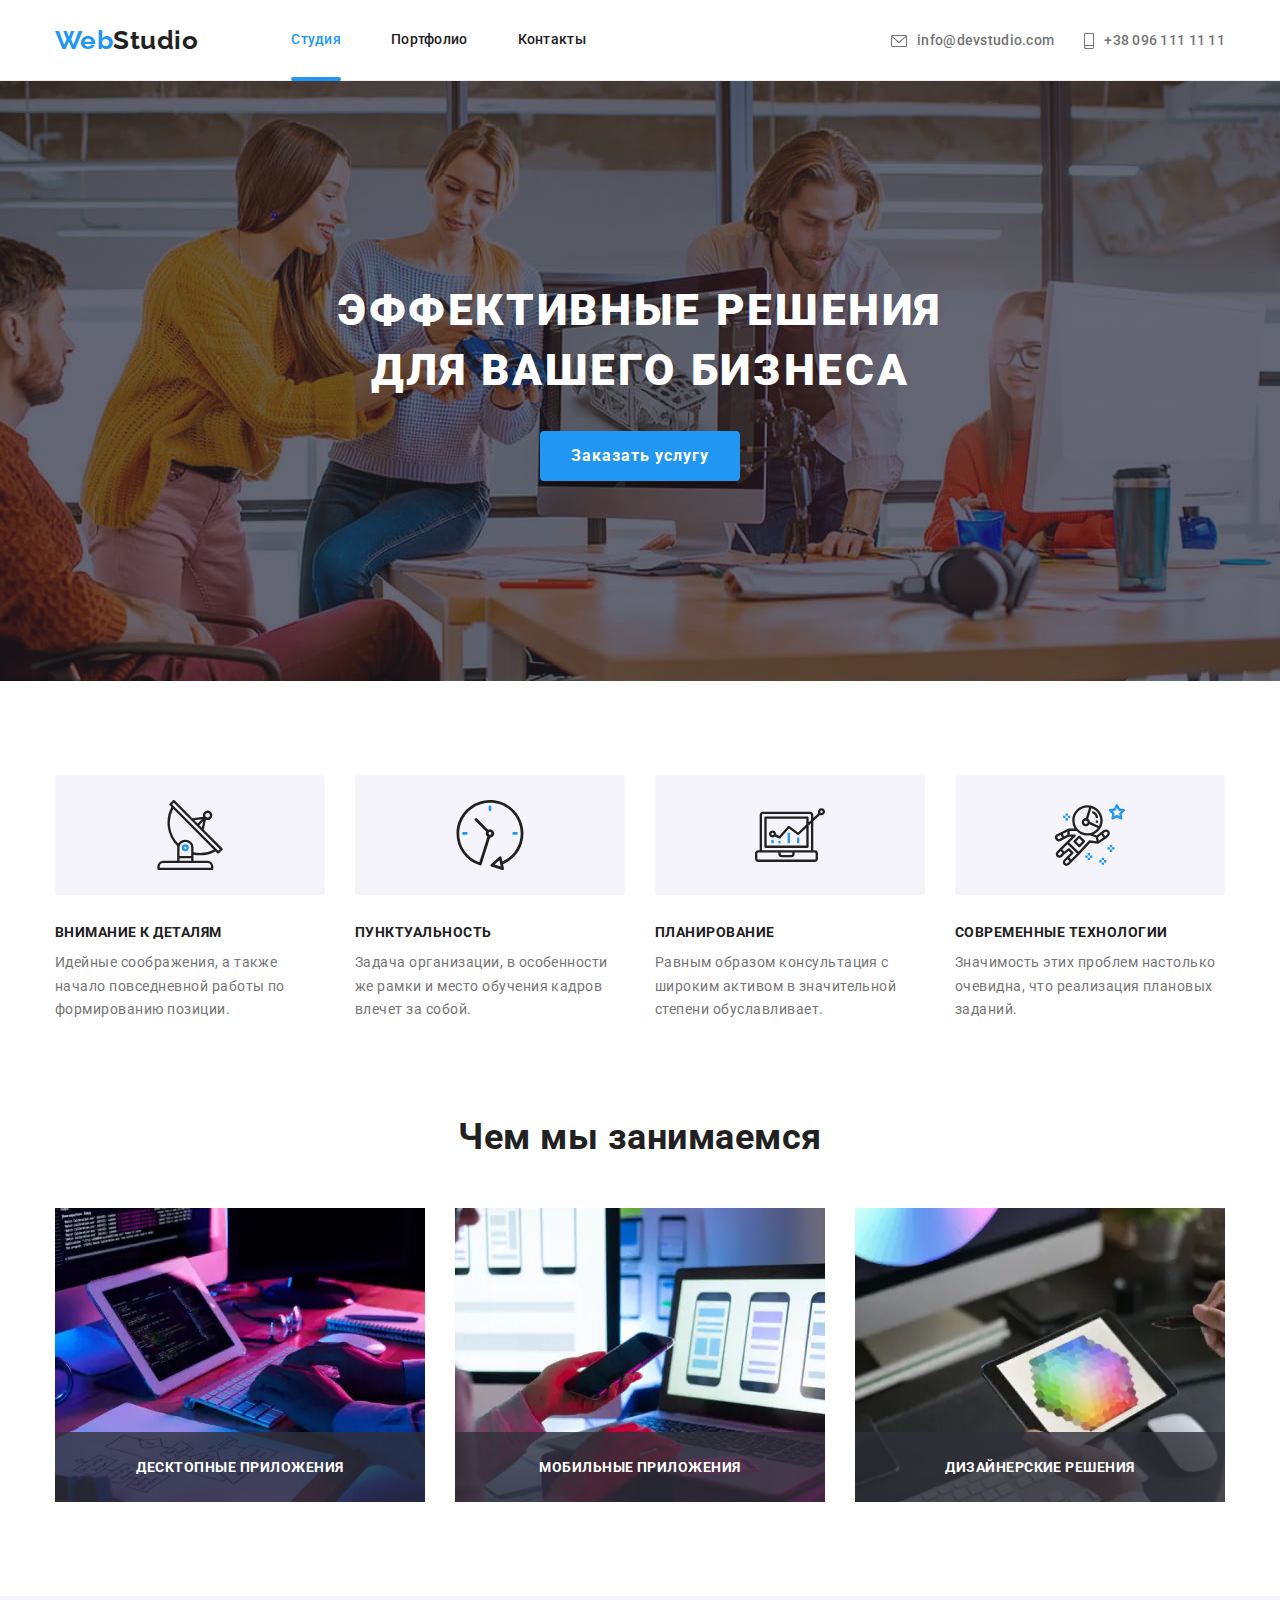
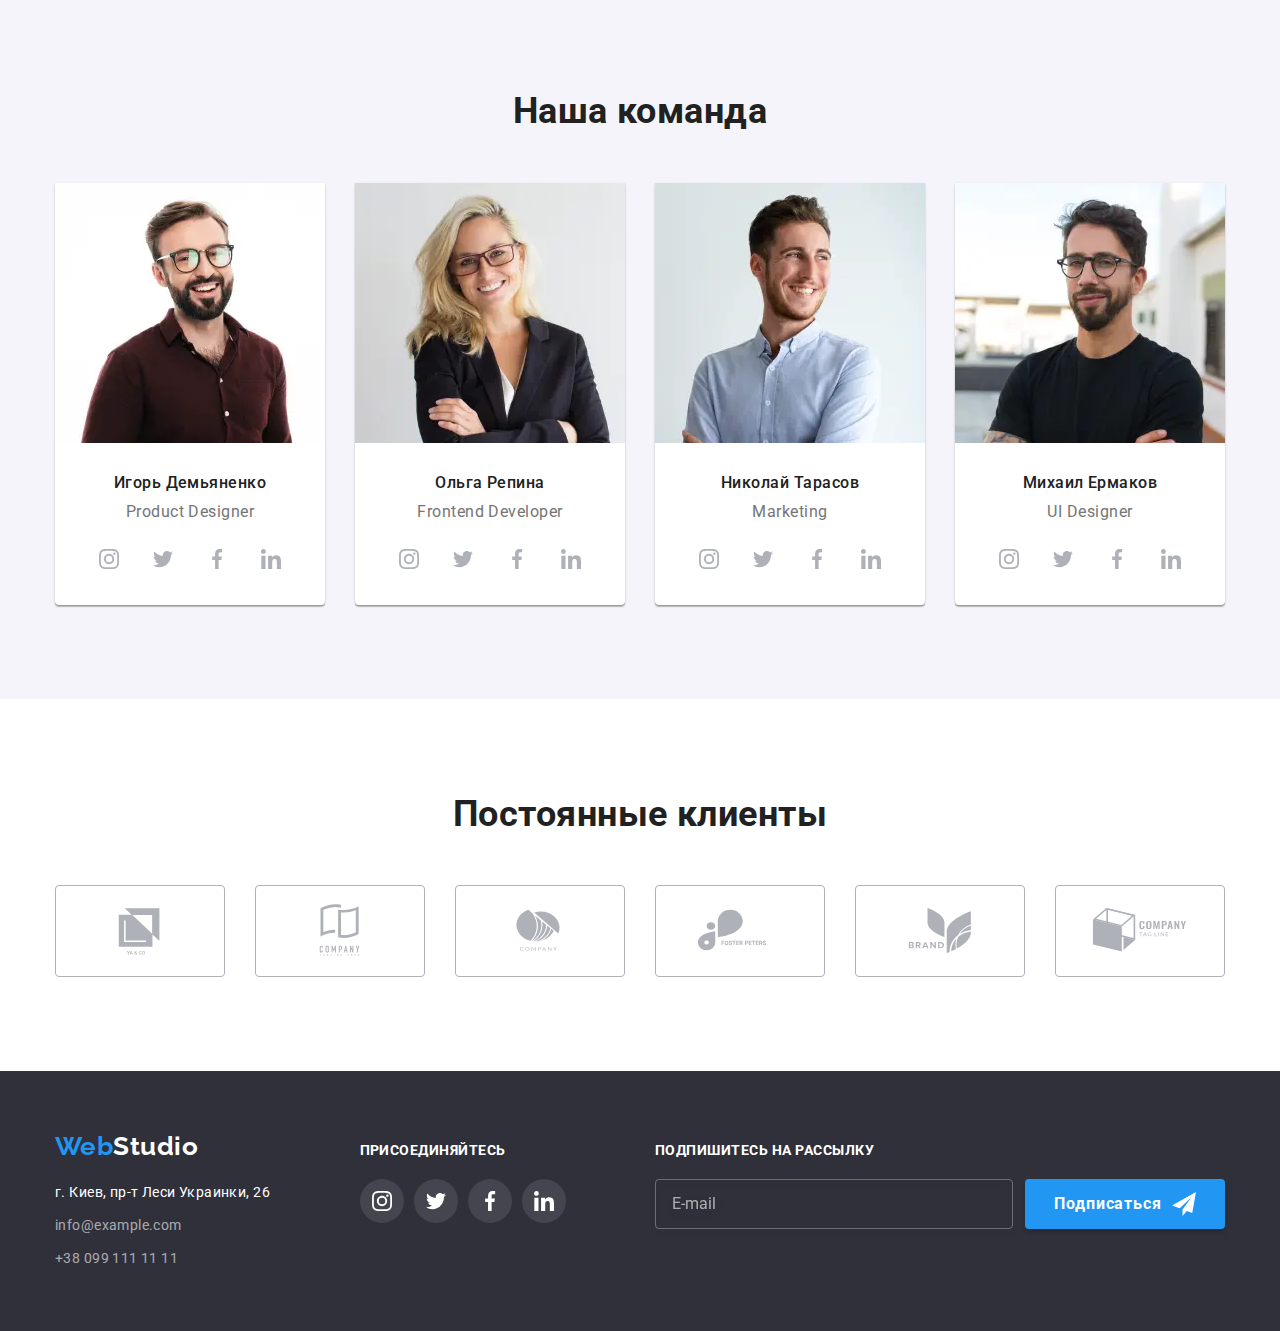
<file: index.html>
<!DOCTYPE html>
<html lang="ru">
  <head>
    <meta name="viewport" content="width=device-width, initial-scale=1.0" />
    <meta charset="UTF-8" />
    <meta name="description" content="Вебстудия, г. Киев" />
    <meta http-equiv="X-UA-Compatible" content="IE=edge" />
    <meta name="viewport" content="width=device-width, initial-scale=1.0" />
    <link rel="preconnect" href="https://fonts.googleapis.com" />
    <link rel="preconnect" href="https://fonts.gstatic.com" crossorigin />
    <link
      href="https://fonts.googleapis.com/css2?family=Raleway:wght@700&family=Roboto:wght@400;500;700;900&display=swap"
      rel="stylesheet"
    />
    <link rel="stylesheet" href="./css/main.min.css" />
    <title>Студия</title>
  </head>
  <body>
    <header class="header">
      <div class="header__content container">
        <a class="logo" href="./index.html" title="На главную"
          ><span class="logo--accent">Web</span>Studio</a
        >
        <button
          class="menu__button"
          type="button"
          aria-expanded="false"
          aria-controls="mobile-menu"
          data-menu-button
        >
          <svg width="40" height="40" aria-label="Переключатель мобильного меню">
            <use class="menu__icon menu__icon--menu" href="./images/icons.svg#icon-menu"></use>
            <use
              class="menu__icon menu__icon--close"
              href="./images/icons.svg#icon-menu-close"
            ></use>
          </svg>
        </button>
        <div class="menu" id="mobile-menu" data-menu>
          <nav>
            <ul class="site-nav">
              <li class="site-nav__item">
                <a class="site-nav__link site-nav__link--current" href="./index.html">Студия</a>
              </li>
              <li class="site-nav__item">
                <a class="site-nav__link" href="./portfolio.html">Портфолио</a>
              </li>
              <li class="site-nav__item">
                <a class="site-nav__link" href="#">Контакты</a>
              </li>
            </ul>
          </nav>

          <ul class="contacts">
            <li class="contacts__item">
              <a class="contacts__link" href="mailto:info@devstudio.com">
                <svg class="contacts__icon contacts__icon--mail">
                  <use href="./images/icons.svg#icon-envelope"></use></svg
                >info@devstudio.com
              </a>
            </li>
            <li class="contacts__item">
              <a class="contacts__link" href="tel:+380961111111">
                <svg class="contacts__icon contacts__icon--phone">
                  <use href="./images/icons.svg#icon-smartphone"></use></svg
                >+38 096 111 11 11
              </a>
            </li>
          </ul>
          <ul class="social social--text">
            <li class="social__item social__item--text">
              <a href="#" class="social__link-text">Instagram</a>
            </li>
            <li class="social__item social__item--text">
              <a href="#" class="social__link-text">Twitter </a>
            </li>
            <li class="social__item social__item--text">
              <a href="#" class="social__link-text">Facebook</a>
            </li>
            <li class="social__item social__item--text">
              <a href="#" class="social__link-text">LinkedIn</a>
            </li>
          </ul>
        </div>
      </div>
    </header>

    <main>
      <!-- hero section -->
      <section class="hero">
        <div class="container">
          <h1 class="hero__title">Эффективные решения<br />для вашего бизнеса</h1>
          <button class="button" type="button" data-modal-open>Заказать услугу</button>
        </div>
      </section>

      <!-- modal window -->

      <div class="modal-backdrop is-hidden" data-modal>
        <div class="modal-container">
          <button class="modal-container__button" title="Закрыть форму" data-modal-close>
            <svg class="modal-container__icon" width="11" height="11">
              <use href="./images/icons.svg#icon-close"></use>
            </svg>
          </button>
          <p class="modal-container__title">Оставьте свои данные, мы вам перезвоним</p>
          <form class="form" name="modal-form">
            <div class="form__field">
              <label class="form__label" for="user-name">Имя</label>
              <input
                class="form__input"
                type="text"
                name="user-name"
                id="user-name"
                autocomplete="name"
              />
              <svg class="form__icon" width="18" height="18">
                <use href="./images/icons.svg#icon-person"></use>
              </svg>
            </div>
            <div class="form__field">
              <label class="form__label" for="user-tel">Телефон</label>
              <input
                class="form__input"
                type="tel"
                name="user-tel"
                id="user-tel"
                autocomplete="tel"
              />
              <svg class="form__icon" width="18" height="18">
                <use href="./images/icons.svg#icon-phone"></use>
              </svg>
            </div>
            <div class="form__field">
              <label class="form__label" for="user-email">Почта</label>
              <input
                class="form__input"
                type="email"
                name="user-email"
                id="user-email"
                autocomplete="email"
              />
              <svg class="form__icon" width="18" height="18">
                <use href="./images/icons.svg#icon-email"></use>
              </svg>
            </div>
            <div class="form__field form__field--textarea">
              <label class="form__label" for="user-comment">Комментарий</label>
              <textarea
                class="form__input form__input--textarea"
                name="user-comment"
                id="user-comment"
                autocomplete="off"
                placeholder="Введите текст"
              ></textarea>
            </div>
            <div class="form__field form__field--checkbox">
              <label class="form__label-checkbox">
                <input
                  class="form__input-checkbox form__input-checkbox--hidden"
                  type="checkbox"
                  name="user-agreement"
                /><span class="form__icon-checkbox">
                  <svg width="13" height="10">
                    <use href="./images/icons.svg#icon-checked"></use></svg></span
                >Соглашаюсь с рассылкой и принимаю&nbsp;<a
                  class="agreement-link"
                  target="blank"
                  href="#"
                  >Условия договора</a
                >
              </label>
            </div>
            <button class="button" type="submit">Отправить</button>
          </form>
        </div>
      </div>

      <!-- features section -->

      <section class="section">
        <div class="container">
          <ul class="features">
            <li class="features__item">
              <div class="features__icon">
                <svg width="70" height="70">
                  <use href="./images/icons.svg#icon-antenna"></use>
                </svg>
              </div>
              <h3 class="features__title">Внимание к деталям</h3>
              <p class="features__text">
                Идейные соображения, а также начало повседневной работы по формированию позиции.
              </p>
            </li>
            <li class="features__item">
              <div class="features__icon">
                <svg width="70" height="70">
                  <use href="./images/icons.svg#icon-clock"></use>
                </svg>
              </div>
              <h3 class="features__title">Пунктуальность</h3>
              <p class="features__text">
                Задача организации, в особенности же рамки и место обучения кадров влечет за собой.
              </p>
            </li>
            <li class="features__item">
              <div class="features__icon">
                <svg width="70" height="70">
                  <use href="./images/icons.svg#icon-diagram"></use>
                </svg>
              </div>
              <h3 class="features__title">Планирование</h3>
              <p class="features__text">
                Равным образом консультация с широким активом в значительной степени обуславливает.
              </p>
            </li>
            <li class="features__item">
              <div class="features__icon">
                <svg width="70" height="70">
                  <use href="./images/icons.svg#icon-astronaut"></use>
                </svg>
              </div>
              <h3 class="features__title">Современные технологии</h3>
              <p class="features__text">
                Значимость этих проблем настолько очевидна, что реализация плановых заданий.
              </p>
            </li>
          </ul>
        </div>
      </section>

      <!-- specialisation section -->

      <section class="section section--specialisation">
        <div class="container">
          <h2 class="section__title">Чем мы занимаемся</h2>
          <ul class="specialisation">
            <li class="specialisation__item">
              <picture>
                <source
                  srcset="
                    ./images/specialisation-001-370.webp    370w,
                    ./images/specialisation-001-370@2x.webp 740w
                  "
                  sizes="370px"
                  type="image/webp"
                />
                <source
                  srcset="
                    ./images/specialisation-001-370.jpg    370w,
                    ./images/specialisation-001-370@2x.jpg 740w
                  "
                  sizes="370px"
                  type="image/jpeg"
                />
                <img
                  src="./images/specialisation-001-370.jpg"
                  loading="lazy"
                  alt="монитор, клавиатура и планшет на столе"
                />
              </picture>
              <div class="specialisation__text-container">
                <p class="specialisation__text">Десктопные приложения</p>
              </div>
            </li>
            <li class="specialisation__item">
              <picture>
                <source
                  srcset="
                    ./images/specialisation-002-370.webp    370w,
                    ./images/specialisation-002-370@2x.webp 740w
                  "
                  sizes="370px"
                  type="image/webp"
                />
                <source
                  srcset="
                    ./images/specialisation-002-370.jpg    370w,
                    ./images/specialisation-002-370@2x.jpg 740w
                  "
                  sizes="370px"
                  type="image/jpeg"
                />
                <img
                  src="./images/specialisation-002-370.jpg"
                  loading="lazy"
                  alt="монитор, клавиатура и планшет на столе"
                />
              </picture>
              <div class="specialisation__text-container">
                <p class="specialisation__text">Мобильные приложения</p>
              </div>
            </li>
            <li class="specialisation__item">
              <picture>
                <source
                  srcset="
                    ./images/specialisation-003-370.webp    370w,
                    ./images/specialisation-003-370@2x.webp 740w
                  "
                  sizes="370px"
                  type="image/webp"
                />
                <source
                  srcset="
                    ./images/specialisation-003-370.jpg    370w,
                    ./images/specialisation-003-370@2x.jpg 740w
                  "
                  sizes="370px"
                  type="image/jpeg"
                />
                <img
                  src="./images/specialisation-003-370.jpg"
                  loading="lazy"
                  alt="монитор, клавиатура и планшет на столе"
                />
              </picture>
              <div class="specialisation__text-container">
                <p class="specialisation__text">Дизайнерские решения</p>
              </div>
            </li>
          </ul>
        </div>
      </section>

      <!-- team section -->

      <section class="section section--team">
        <div class="container">
          <h2 class="section__title">Наша команда</h2>
          <ul class="team">
            <li class="team__item">
              <picture>
                <source
                  srcset="
                    ./images/team-product-designer-450.webp    450w,
                    ./images/team-product-designer-450@2x.webp 900w
                  "
                  media="(max-width: 767px)"
                  sizes="450px"
                  type="image/webp"
                />
                <source
                  srcset="
                    ./images/team-product-designer-354.webp    354w,
                    ./images/team-product-designer-354@2x.webp 708w
                  "
                  media="(min-width: 768px) and (max-width: 1199px)"
                  sizes="354px"
                />
                <source
                  srcset="
                    ./images/team-product-designer-270.webp    270w,
                    ./images/team-product-designer-270@2x.webp 540w
                  "
                  media="(min-width: 1200px)"
                  sizes="270px"
                  type="image/webp"
                />
                <source
                  srcset="
                    ./images/team-product-designer-450.jpg    450w,
                    ./images/team-product-designer-450@2x.jpg 900w
                  "
                  media="(max-width: 767px)"
                  sizes="450px"
                  type="image/webp"
                />
                <source
                  srcset="
                    ./images/team-product-designer-354.jpg    354w,
                    ./images/team-product-designer-354@2x.jpg 708w
                  "
                  media="(min-width: 768px) and (max-width: 1199px)"
                  sizes="354px"
                />
                <source
                  srcset="
                    ./images/team-product-designer-270.jpg    270w,
                    ./images/team-product-designer-270@2x.jpg 540w
                  "
                  media="(min-width: 1200px)"
                  sizes="270px"
                />
                <img
                  src="./images/team-product-designer-450.jpg"
                  loading="lazy"
                  alt="Игорь Демьяненко"
                />
              </picture>
              <div class="team__meta">
                <h3 class="team__title">Игорь Демьяненко</h3>
                <p class="team__description" lang="en">Product Designer</p>
                <ul class="social">
                  <li class="social__item">
                    <a href="#" class="social__link" aria-label="Instagram">
                      <svg class="social__icon" width="20" height="20">
                        <use href="./images/icons.svg#icon-instagram"></use>
                      </svg>
                    </a>
                  </li>
                  <li class="social__item">
                    <a href="#" class="social__link" aria-label="Twitter">
                      <svg class="social__icon" width="20" height="20">
                        <use href="./images/icons.svg#icon-twitter"></use>
                      </svg>
                    </a>
                  </li>
                  <li class="social__item">
                    <a href="#" class="social__link" aria-label="Facebook">
                      <svg class="social__icon" width="20" height="20">
                        <use href="./images/icons.svg#icon-facebook"></use>
                      </svg>
                    </a>
                  </li>
                  <li class="social__item">
                    <a href="#" class="social__link" aria-label="LinkedIn">
                      <svg class="social__icon" width="20" height="20">
                        <use href="./images/icons.svg#icon-linkedin"></use>
                      </svg>
                    </a>
                  </li>
                </ul>
              </div>
            </li>
            <li class="team__item">
              <picture>
                <source
                  srcset="
                    ./images/team-frontend-developer-450.webp    450w,
                    ./images/team-frontend-developer-450@2x.webp 900w
                  "
                  media="(max-width: 767px)"
                  sizes="450px"
                  type="image/webp"
                />
                <source
                  srcset="
                    ./images/team-frontend-developer-354.webp    354w,
                    ./images/team-frontend-developer-354@2x.webp 708w
                  "
                  media="(min-width: 768px) and (max-width: 1199px)"
                  sizes="354px"
                  type="image/webp"
                />
                <source
                  srcset="
                    ./images/team-frontend-developer-270.webp    270w,
                    ./images/team-frontend-developer-270@2x.webp 540w
                  "
                  media="(min-width: 1200px)"
                  sizes="270px"
                  type="image/webp"
                />
                <source
                  srcset="
                    ./images/team-frontend-developer-450.jpg    450w,
                    ./images/team-frontend-developer-450@2x.jpg 900w
                  "
                  media="(max-width: 767px)"
                  sizes="450px"
                />
                <source
                  srcset="
                    ./images/team-frontend-developer-354.jpg    354w,
                    ./images/team-frontend-developer-354@2x.jpg 708w
                  "
                  media="(min-width: 768px) and (max-width: 1199px)"
                  sizes="354px"
                />
                <source
                  srcset="
                    ./images/team-frontend-developer-270.jpg    270w,
                    ./images/team-frontend-developer-270@2x.jpg 540w
                  "
                  media="(min-width: 1200px)"
                  sizes="270px"
                />
                <img
                  src="./images/team-frontend-developer-450.jpg"
                  loading="lazy"
                  alt="Ольга Репина"
                />
              </picture>
              <div class="team__meta">
                <h3 class="team__title">Ольга Репина</h3>
                <p class="team__description" lang="en">Frontend Developer</p>
                <ul class="social">
                  <li class="social__item">
                    <a href="#" class="social__link" aria-label="Instagram">
                      <svg class="social__icon" width="20" height="20">
                        <use href="./images/icons.svg#icon-instagram"></use>
                      </svg>
                    </a>
                  </li>
                  <li class="social__item">
                    <a href="#" class="social__link" aria-label="Twitter">
                      <svg class="social__icon" width="20" height="20">
                        <use href="./images/icons.svg#icon-twitter"></use>
                      </svg>
                    </a>
                  </li>
                  <li class="social__item">
                    <a href="#" class="social__link" aria-label="Facebook">
                      <svg class="social__icon" width="20" height="20">
                        <use href="./images/icons.svg#icon-facebook"></use>
                      </svg>
                    </a>
                  </li>
                  <li class="social__item">
                    <a href="#" class="social__link" aria-label="LinkedIn">
                      <svg class="social__icon" width="20" height="20">
                        <use href="./images/icons.svg#icon-linkedin"></use>
                      </svg>
                    </a>
                  </li>
                </ul>
              </div>
            </li>
            <li class="team__item">
              <picture>
                <source
                  srcset="
                    ./images/team-marketing-450.webp    450w,
                    ./images/team-marketing-450@2x.webp 900w
                  "
                  media="(max-width: 767px)"
                  sizes="450px"
                  type="image/webp"
                />
                <source
                  srcset="
                    ./images/team-marketing-354.webp    354w,
                    ./images/team-marketing-354@2x.webp 708w
                  "
                  media="(min-width: 768px) and (max-width: 1199px)"
                  sizes="354px"
                  type="image/webp"
                />
                <source
                  srcset="
                    ./images/team-marketing-270.webp    270w,
                    ./images/team-marketing-270@2x.webp 540w
                  "
                  media="(min-width: 1200px)"
                  sizes="270px"
                  type="image/webp"
                />
                <source
                  srcset="
                    ./images/team-marketing-450.jpg    450w,
                    ./images/team-marketing-450@2x.jpg 900w
                  "
                  media="(max-width: 767px)"
                  sizes="450px"
                />
                <source
                  srcset="
                    ./images/team-marketing-354.jpg    354w,
                    ./images/team-marketing-354@2x.jpg 708w
                  "
                  media="(min-width: 768px) and (max-width: 1199px)"
                  sizes="354px"
                />
                <source
                  srcset="
                    ./images/team-marketing-270.jpg    270w,
                    ./images/team-marketing-270@2x.jpg 540w
                  "
                  media="(min-width: 1200px)"
                  sizes="270px"
                />
                <img src="./images/team-marketing-450.jpg" loading="lazy" alt="Николай Тарасов" />
              </picture>
              <div class="team__meta">
                <h3 class="team__title">Николай Тарасов</h3>
                <p class="team__description" lang="en">Marketing</p>
                <ul class="social">
                  <li class="social__item">
                    <a href="#" class="social__link" aria-label="Instagram">
                      <svg class="social__icon" width="20" height="20">
                        <use href="./images/icons.svg#icon-instagram"></use>
                      </svg>
                    </a>
                  </li>
                  <li class="social__item">
                    <a href="#" class="social__link" aria-label="Twitter">
                      <svg class="social__icon" width="20" height="20">
                        <use href="./images/icons.svg#icon-twitter"></use>
                      </svg>
                    </a>
                  </li>
                  <li class="social__item">
                    <a href="#" class="social__link" aria-label="Facebook">
                      <svg class="social__icon" width="20" height="20">
                        <use href="./images/icons.svg#icon-facebook"></use>
                      </svg>
                    </a>
                  </li>
                  <li class="social__item">
                    <a href="#" class="social__link" aria-label="LinkedIn">
                      <svg class="social__icon" width="20" height="20">
                        <use href="./images/icons.svg#icon-linkedin"></use>
                      </svg>
                    </a>
                  </li>
                </ul>
              </div>
            </li>
            <li class="team__item">
              <picture>
                <source
                  srcset="
                    ./images/team-ui-designer-450.webp    450w,
                    ./images/team-ui-designer-450@2x.webp 900w
                  "
                  media="(max-width: 767px)"
                  sizes="450px"
                  type="image/webp"
                />
                <source
                  srcset="
                    ./images/team-ui-designer-354.webp    354w,
                    ./images/team-ui-designer-354@2x.webp 708w
                  "
                  media="(min-width: 768px) and (max-width: 1199px)"
                  sizes="354px"
                  type="image/webp"
                />
                <source
                  srcset="
                    ./images/team-ui-designer-270.webp    270w,
                    ./images/team-ui-designer-270@2x.webp 540w
                  "
                  media="(min-width: 1200px)"
                  sizes="270px"
                  type="image/webp"
                />
                <source
                  srcset="
                    ./images/team-ui-designer-450.jpg    450w,
                    ./images/team-ui-designer-450@2x.jpg 900w
                  "
                  media="(max-width: 767px)"
                  sizes="450px"
                />
                <source
                  srcset="
                    ./images/team-ui-designer-354.jpg    354w,
                    ./images/team-ui-designer-354@2x.jpg 708w
                  "
                  media="(min-width: 768px) and (max-width: 1199px)"
                  sizes="354px"
                />
                <source
                  srcset="
                    ./images/team-ui-designer-270.jpg    270w,
                    ./images/team-ui-designer-270@2x.jpg 540w
                  "
                  media="(min-width: 1200px)"
                  sizes="270px"
                />
                <img src="./images/team-ui-designer-450.jpg" loading="lazy" alt="Михаил Ермаков" />
              </picture>
              <div class="team__meta">
                <h3 class="team__title">Михаил Ермаков</h3>
                <p class="team__description" lang="en">UI Designer</p>
                <ul class="social">
                  <li class="social__item">
                    <a href="#" class="social__link" aria-label="Instagram">
                      <svg class="social__icon" width="20" height="20">
                        <use href="./images/icons.svg#icon-instagram"></use>
                      </svg>
                    </a>
                  </li>
                  <li class="social__item">
                    <a href="#" class="social__link" aria-label="Twitter">
                      <svg class="social__icon" width="20" height="20">
                        <use href="./images/icons.svg#icon-twitter"></use>
                      </svg>
                    </a>
                  </li>
                  <li class="social__item">
                    <a href="#" class="social__link" aria-label="Facebook">
                      <svg class="social__icon" width="20" height="20">
                        <use href="./images/icons.svg#icon-facebook"></use>
                      </svg>
                    </a>
                  </li>
                  <li class="social__item">
                    <a href="#" class="social__link" aria-label="LinkedIn">
                      <svg class="social__icon" width="20" height="20">
                        <use href="./images/icons.svg#icon-linkedin"></use>
                      </svg>
                    </a>
                  </li>
                </ul>
              </div>
            </li>
          </ul>
        </div>
      </section>

      <!-- clients -->

      <section class="section">
        <div class="container">
          <h2 class="section__title">Постоянные клиенты</h2>
          <ul class="clients">
            <li class="clients__item">
              <a href="#" class="clients__link" aria-label="Клиент 1">
                <svg class="clients__icon" width="106" height="60">
                  <use href="./images/icons.svg#icon-client-1"></use>
                </svg>
              </a>
            </li>
            <li class="clients__item">
              <a href="#" class="clients__link" aria-label="Клиент 2">
                <svg class="clients__icon" width="106" height="60">
                  <use href="./images/icons.svg#icon-client-2"></use>
                </svg>
              </a>
            </li>
            <li class="clients__item">
              <a href="#" class="clients__link" aria-label="Клиент 3">
                <svg class="clients__icon" width="106" height="60">
                  <use href="./images/icons.svg#icon-client-3"></use></svg
              ></a>
            </li>
            <li class="clients__item">
              <a href="#" class="clients__link" aria-label="Клиент 4">
                <svg class="clients__icon" width="106" height="60">
                  <use href="./images/icons.svg#icon-client-4"></use>
                </svg>
              </a>
            </li>
            <li class="clients__item">
              <a href="#" class="clients__link" aria-label="Клиент 5">
                <svg class="clients__icon" width="106" height="60">
                  <use href="./images/icons.svg#icon-client-5"></use>
                </svg>
              </a>
            </li>
            <li class="clients__item">
              <a href="#" class="clients__link" aria-label="Клиент 6">
                <svg class="clients__icon" width="106" height="60">
                  <use href="./images/icons.svg#icon-client-6"></use>
                </svg>
              </a>
            </li>
          </ul>
        </div>
      </section>
    </main>

    <footer class="footer">
      <div class="footer__content container">
        <div>
          <a class="logo logo--inverse" href="./index.html" title="На главную" lang="en"
            ><span class="logo--accent">Web</span>Studio</a
          >
          <address>
            <ul class="address">
              <li class="address__item">
                <a
                  class="contacts__link contacts__link--semitransparent contacts__link--white"
                  href="#"
                  >г. Киев, пр-т Леси Украинки, 26</a
                >
              </li>
              <li class="address__item">
                <a
                  class="contacts__link contacts__link--semitransparent"
                  href="mailto:info@example.com"
                  >info@example.com</a
                >
              </li>
              <li class="address__item">
                <a class="contacts__link contacts__link--semitransparent" href="tel:+380991111111"
                  >+38 099 111 11 11</a
                >
              </li>
            </ul>
          </address>
        </div>
        <div class="footer__social-container">
          <p class="footer__title">присоединяйтесь</p>
          <ul class="social">
            <li class="social__item">
              <a href="#" class="social__link social__link--white" aria-label="Instagram">
                <svg class="social__icon" width="20" height="20">
                  <use href="./images/icons.svg#icon-instagram"></use>
                </svg>
              </a>
            </li>
            <li class="social__item">
              <a href="#" class="social__link social__link--white" aria-label="Twitter">
                <svg class="social__icon" width="20" height="20">
                  <use href="./images/icons.svg#icon-twitter"></use>
                </svg>
              </a>
            </li>
            <li class="social__item">
              <a href="#" class="social__link social__link--white" aria-label="Facebook">
                <svg class="social__icon" width="20" height="20">
                  <use href="./images/icons.svg#icon-facebook"></use>
                </svg>
              </a>
            </li>
            <li class="social__item">
              <a href="#" class="social__link social__link--white" aria-label="LinkedIn">
                <svg class="social__icon" width="20" height="20">
                  <use href="./images/icons.svg#icon-linkedin"></use>
                </svg>
              </a>
            </li>
          </ul>
        </div>
        <div class="footer__subscription-container">
          <p class="footer__title">Подпишитесь на рассылку</p>
          <form class="form-subscription" name="form-email-input">
            <label for="subscription-email"></label>
            <input
              class="form-subscription__input"
              name="email-subscription-input"
              type="email"
              placeholder="E-mail"
              id="subscription-email"
              autocomplete="email"
            />
            <button class="button" type="submit">
              Подписаться<span class="button__icon button__icon--append">
                <svg width="24" height="24">
                  <use href="./images/icons.svg#icon-send"></use>
                </svg>
              </span>
            </button>
          </form>
        </div>
      </div>
    </footer>

    <!-- mobile menu script link -->

    <script src="./js/mobile-menu.js"></script>

    <!-- modal script link -->

    <script src="./js/modal.js"></script>
  </body>
</html>
</file>
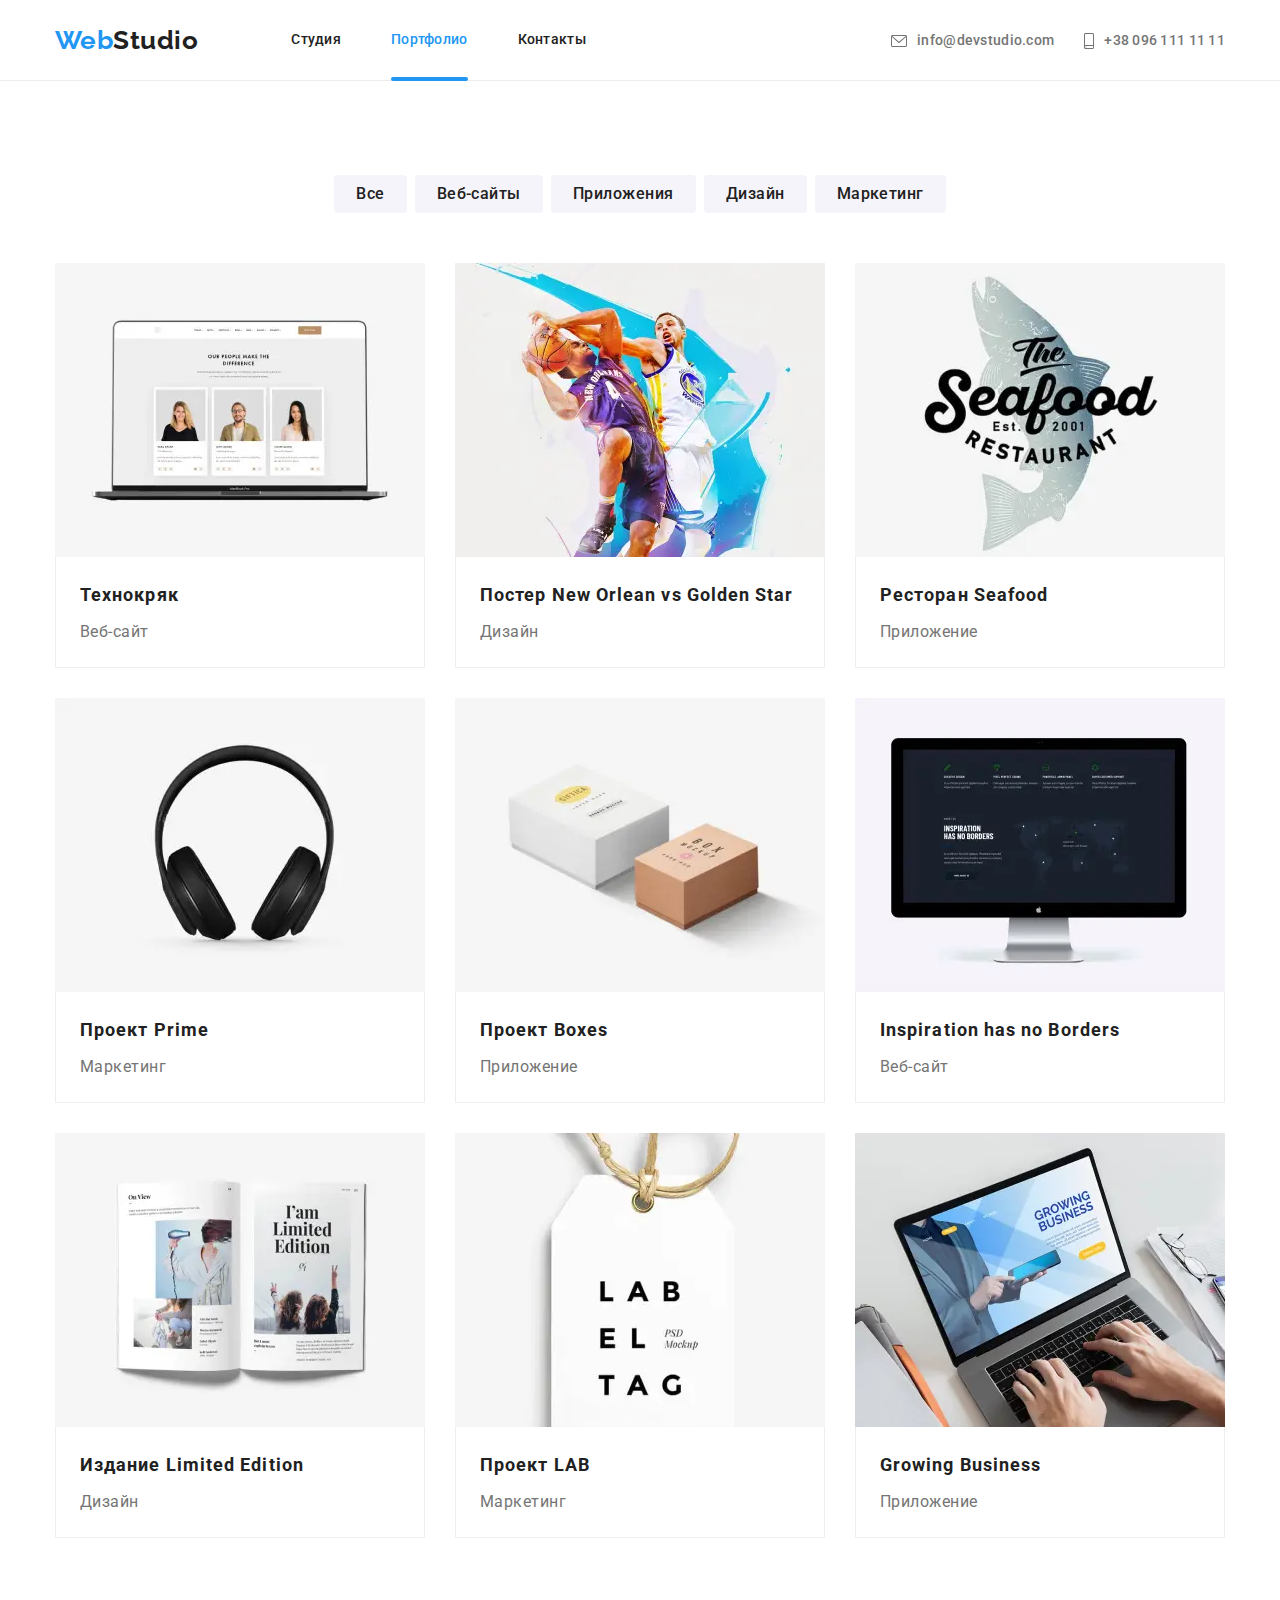
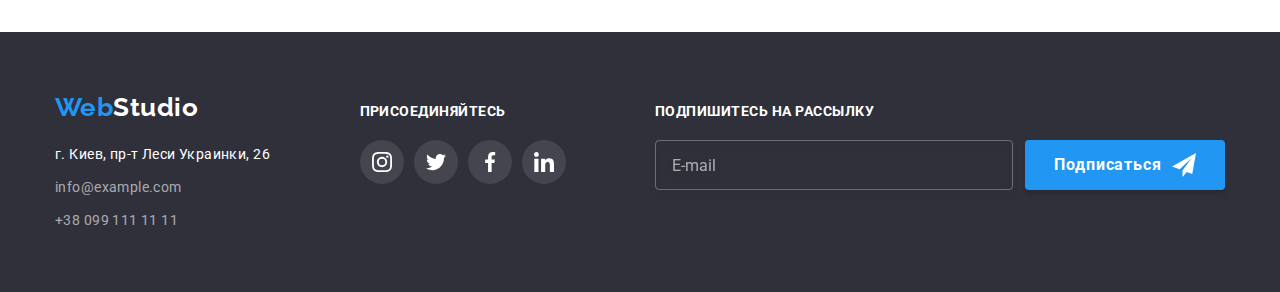
<file: portfolio.html>
<!DOCTYPE html>
<html lang="ru">
  <head>
    <meta name="viewport" content="width=device-width, initial-scale=1.0" />
    <meta charset="UTF-8" />
    <meta name="description" content="Портфолио вебстудии" />
    <meta http-equiv="X-UA-Compatible" content="IE=edge" />
    <meta name="viewport" content="width=device-width, initial-scale=1.0" />
    <link rel="preconnect" href="https://fonts.googleapis.com" />
    <link rel="preconnect" href="https://fonts.gstatic.com" crossorigin />
    <link
      href="https://fonts.googleapis.com/css2?family=Raleway:wght@700&family=Roboto:wght@400;500;700;900&display=swap"
      rel="stylesheet"
    />
    <link rel="stylesheet" href="./css/main.min.css" />
    <title>Портфолио</title>
  </head>
  <body>
    <header class="header">
      <div class="header__content container">
        <a class="logo" href="./index.html" title="На главную"
          ><span class="logo--accent">Web</span>Studio</a
        >
        <button
          class="menu__button"
          type="button"
          aria-expanded="false"
          aria-controls="mobile-menu"
          data-menu-button
        >
          <svg width="40" height="40" aria-label="Переключатель мобильного меню">
            <use class="menu__icon menu__icon--menu" href="./images/icons.svg#icon-menu"></use>
            <use
              class="menu__icon menu__icon--close"
              href="./images/icons.svg#icon-menu-close"
            ></use>
          </svg>
        </button>
        <div class="menu" id="mobile-menu" data-menu>
          <nav>
            <ul class="site-nav">
              <li class="site-nav__item">
                <a class="site-nav__link" href="./index.html">Студия</a>
              </li>
              <li class="site-nav__item">
                <a class="site-nav__link site-nav__link--current" href="./portfolio.html"
                  >Портфолио</a
                >
              </li>
              <li class="site-nav__item">
                <a class="site-nav__link" href="#">Контакты</a>
              </li>
            </ul>
          </nav>

          <ul class="contacts">
            <li class="contacts__item">
              <a class="contacts__link" href="mailto:info@devstudio.com">
                <svg class="contacts__icon contacts__icon--mail">
                  <use href="./images/icons.svg#icon-envelope"></use></svg
                >info@devstudio.com</a
              >
            </li>
            <li class="contacts__item">
              <a class="contacts__link" href="tel:+380961111111">
                <svg class="contacts__icon contacts__icon--phone">
                  <use href="./images/icons.svg#icon-smartphone"></use></svg
                >+38 096 111 11 11</a
              >
            </li>
          </ul>
          <ul class="social social--text">
            <li class="social__item social__item--text">
              <a href="#" class="social__link-text">Instagram</a>
            </li>
            <li class="social__item social__item--text">
              <a href="#" class="social__link-text">Twitter </a>
            </li>
            <li class="social__item social__item--text">
              <a href="#" class="social__link-text">Facebook</a>
            </li>
            <li class="social__item social__item--text">
              <a href="#" class="social__link-text">LinkedIn</a>
            </li>
          </ul>
        </div>
      </div>
    </header>

    <main>
      <!-- products section-->

      <section class="section">
        <div class="container">
          <!-- Filter -->

          <ul class="filter">
            <li class="filter__item"><button class="filter__button" type="button">Все</button></li>
            <li class="filter__item">
              <button class="filter__button" type="button">Веб-сайты</button>
            </li>
            <li class="filter__item">
              <button class="filter__button" type="button">Приложения</button>
            </li>
            <li class="filter__item">
              <button class="filter__button" type="button">Дизайн</button>
            </li>
            <li class="filter__item">
              <button class="filter__button" type="button">Маркетинг</button>
            </li>
          </ul>

          <!-- products grid -->

          <ul class="product-set">
            <li class="product-set__item">
              <article class="product">
                <a class="product__link" href="#">
                  <div class="product__overlay-container">
                    <div class="product__overlay">
                      <p class="product__overlay-description">
                        Технокряк это современная площадка распространения коронавируса. Компании
                        используют эту платформу для цифрового шпионажа и атак на защищённые сервера
                        конкурентов.
                      </p>
                    </div>
                    <picture>
                      <source
                        srcset="
                          ./images/portfolio-001-450.webp    450w,
                          ./images/portfolio-001-450@2x.webp 900w
                        "
                        media="(max-width: 767px)"
                        sizes="450px"
                        type="image/webp"
                      />
                      <source
                        srcset="
                          ./images/portfolio-001-354.webp    354w,
                          ./images/portfolio-001-354@2x.webp 708w
                        "
                        media="(min-width: 768px) and (max-width: 1199px)"
                        sizes="354px"
                        type="image/webp"
                      />
                      <source
                        srcset="
                          ./images/portfolio-001-370.webp    370w,
                          ./images/portfolio-001-370@2x.webp 740w
                        "
                        media="(min-width: 1200px)"
                        sizes="370px"
                        type="image/webp"
                      />
                      <source
                        srcset="
                          ./images/portfolio-001-450.jpg    450w,
                          ./images/portfolio-001-450@2x.jpg 900w
                        "
                        media="(max-width: 767px)"
                        sizes="450px"
                      />
                      <source
                        srcset="
                          ./images/portfolio-001-354.jpg    354w,
                          ./images/portfolio-001-354@2x.jpg 708w
                        "
                        media="(min-width: 768px) and (max-width: 1199px)"
                        sizes="354px"
                      />
                      <source
                        srcset="
                          ./images/portfolio-001-370.jpg    370w,
                          ./images/portfolio-001-370@2x.jpg 740w
                        "
                        media="(min-width: 1200px)"
                        sizes="370px"
                      />
                      <img
                        src="./images/portfolio-001-450.jpg"
                        loading="lazy"
                        alt="Веб-сайт на экране ноутбука"
                      />
                    </picture>
                  </div>
                  <div class="product__meta">
                    <h2 class="product__title">Технокряк</h2>
                    <p class="product__description">Веб-сайт</p>
                  </div>
                </a>
              </article>
            </li>
            <li class="product-set__item">
              <article class="product">
                <a class="product__link" href="#">
                  <div class="product__overlay-container">
                    <div class="product__overlay">
                      <p class="product__overlay-description">
                        Технокряк это современная площадка распространения коронавируса. Компании
                        используют эту платформу для цифрового шпионажа и атак на защищённые сервера
                        конкурентов.
                      </p>
                    </div>
                    <picture>
                      <source
                        srcset="
                          ./images/portfolio-002-450.webp    450w,
                          ./images/portfolio-002-450@2x.webp 900w
                        "
                        media="(max-width: 767px)"
                        sizes="450px"
                        type="image/webp"
                      />
                      <source
                        srcset="
                          ./images/portfolio-002-354.webp    354w,
                          ./images/portfolio-002-354@2x.webp 708w
                        "
                        media="(min-width: 768px) and (max-width: 1199px)"
                        sizes="354px"
                        type="image/webp"
                      />
                      <source
                        srcset="
                          ./images/portfolio-002-370.webp    370w,
                          ./images/portfolio-002-370@2x.webp 740w
                        "
                        media="(min-width: 1200px)"
                        sizes="370px"
                        type="image/webp"
                      />
                      <source
                        srcset="
                          ./images/portfolio-002-450.jpg    450w,
                          ./images/portfolio-002-450@2x.jpg 900w
                        "
                        media="(max-width: 767px)"
                        sizes="450px"
                      />
                      <source
                        srcset="
                          ./images/portfolio-002-354.jpg    354w,
                          ./images/portfolio-002-354@2x.jpg 708w
                        "
                        media="(min-width: 768px) and (max-width: 1199px)"
                        sizes="354px"
                      />
                      <source
                        srcset="
                          ./images/portfolio-002-370.jpg    370w,
                          ./images/portfolio-002-370@2x.jpg 740w
                        "
                        media="(min-width: 1200px)"
                        sizes="370px"
                      />
                      <img
                        src="./images/portfolio-002-450.jpg"
                        loading="lazy"
                        alt="Постер с двумя баскетболистами и мячом"
                      />
                    </picture>
                  </div>
                  <div class="product__meta">
                    <h2 class="product__title">Постер New Orlean vs Golden Star</h2>
                    <p class="product__description">Дизайн</p>
                  </div>
                </a>
              </article>
            </li>
            <li class="product-set__item">
              <article class="product">
                <a class="product__link" href="#">
                  <div class="product__overlay-container">
                    <div class="product__overlay">
                      <p class="product__overlay-description">
                        Технокряк это современная площадка распространения коронавируса. Компании
                        используют эту платформу для цифрового шпионажа и атак на защищённые сервера
                        конкурентов.
                      </p>
                    </div>
                    <picture>
                      <source
                        srcset="
                          ./images/portfolio-003-450.webp    450w,
                          ./images/portfolio-003-450@2x.webp 900w
                        "
                        media="(max-width: 767px)"
                        sizes="450px"
                        type="image/webp"
                      />
                      <source
                        srcset="
                          ./images/portfolio-003-354.webp    354w,
                          ./images/portfolio-003-354@2x.webp 708w
                        "
                        media="(min-width: 768px) and (max-width: 1199px)"
                        sizes="354px"
                        type="image/webp"
                      />
                      <source
                        srcset="
                          ./images/portfolio-003-370.webp    370w,
                          ./images/portfolio-003-370@2x.webp 740w
                        "
                        media="(min-width: 1200px)"
                        sizes="370px"
                        type="image/webp"
                      />
                      <source
                        srcset="
                          ./images/portfolio-003-450.jpg    450w,
                          ./images/portfolio-003-450@2x.jpg 900w
                        "
                        media="(max-width: 767px)"
                        sizes="450px"
                      />
                      <source
                        srcset="
                          ./images/portfolio-003-354.jpg    354w,
                          ./images/portfolio-003-354@2x.jpg 708w
                        "
                        media="(min-width: 768px) and (max-width: 1199px)"
                        sizes="354px"
                      />
                      <source
                        srcset="
                          ./images/portfolio-003-370.jpg    370w,
                          ./images/portfolio-003-370@2x.jpg 740w
                        "
                        media="(min-width: 1200px)"
                        sizes="370px"
                      />
                      <img
                        src="./images/portfolio-003-450.jpg"
                        loading="lazy"
                        alt="Логотип ресторана на фоне изображения рыбы"
                      />
                    </picture>
                  </div>
                  <div class="product__meta">
                    <h2 class="product__title">Ресторан Seafood</h2>
                    <p class="product__description">Приложение</p>
                  </div>
                </a>
              </article>
            </li>
            <li class="product-set__item">
              <article class="product">
                <a class="product__link" href="#">
                  <div class="product__overlay-container">
                    <div class="product__overlay">
                      <p class="product__overlay-description">
                        Технокряк это современная площадка распространения коронавируса. Компании
                        используют эту платформу для цифрового шпионажа и атак на защищённые сервера
                        конкурентов.
                      </p>
                    </div>
                    <picture>
                      <source
                        srcset="
                          ./images/portfolio-004-450.webp    450w,
                          ./images/portfolio-004-450@2x.webp 900w
                        "
                        media="(max-width: 767px)"
                        sizes="450px"
                        type="image/webp"
                      />
                      <source
                        srcset="
                          ./images/portfolio-004-354.webp    354w,
                          ./images/portfolio-004-354@2x.webp 708w
                        "
                        media="(min-width: 768px) and (max-width: 1199px)"
                        sizes="354px"
                        type="image/webp"
                      />
                      <source
                        srcset="
                          ./images/portfolio-004-370.webp    370w,
                          ./images/portfolio-004-370@2x.webp 740w
                        "
                        media="(min-width: 1200px)"
                        sizes="370px"
                        type="image/webp"
                      />
                      <source
                        srcset="
                          ./images/portfolio-004-450.jpg    450w,
                          ./images/portfolio-004-450@2x.jpg 900w
                        "
                        media="(max-width: 767px)"
                        sizes="450px"
                      />
                      <source
                        srcset="
                          ./images/portfolio-004-354.jpg    354w,
                          ./images/portfolio-004-354@2x.jpg 708w
                        "
                        media="(min-width: 768px) and (max-width: 1199px)"
                        sizes="354px"
                      />
                      <source
                        srcset="
                          ./images/portfolio-004-370.jpg    370w,
                          ./images/portfolio-004-370@2x.jpg 740w
                        "
                        media="(min-width: 1200px)"
                        sizes="370px"
                      />
                      <img
                        src="./images/portfolio-004-450.jpg"
                        loading="lazy"
                        alt="Большие чёрные наушники"
                      />
                    </picture>
                  </div>
                  <div class="product__meta">
                    <h2 class="product__title">Проект Prime</h2>
                    <p class="product__description">Маркетинг</p>
                  </div>
                </a>
              </article>
            </li>
            <li class="product-set__item">
              <article class="product">
                <a class="product__link" href="#">
                  <div class="product__overlay-container">
                    <div class="product__overlay">
                      <p class="product__overlay-description">
                        Технокряк это современная площадка распространения коронавируса. Компании
                        используют эту платформу для цифрового шпионажа и атак на защищённые сервера
                        конкурентов.
                      </p>
                    </div>
                    <picture>
                      <source
                        srcset="
                          ./images/portfolio-005-450.webp    450w,
                          ./images/portfolio-005-450@2x.webp 900w
                        "
                        media="(max-width: 767px)"
                        sizes="450px"
                        type="image/webp"
                      />
                      <source
                        srcset="
                          ./images/portfolio-005-354.webp    354w,
                          ./images/portfolio-005-354@2x.webp 708w
                        "
                        media="(min-width: 768px) and (max-width: 1199px)"
                        sizes="354px"
                        type="image/webp"
                      />
                      <source
                        srcset="
                          ./images/portfolio-005-370.webp    370w,
                          ./images/portfolio-005-370@2x.webp 740w
                        "
                        media="(min-width: 1200px)"
                        sizes="370px"
                        type="image/webp"
                      />
                      <source
                        srcset="
                          ./images/portfolio-005-450.jpg    450w,
                          ./images/portfolio-005-450@2x.jpg 900w
                        "
                        media="(max-width: 767px)"
                        sizes="450px"
                      />
                      <source
                        srcset="
                          ./images/portfolio-005-354.jpg    354w,
                          ./images/portfolio-005-354@2x.jpg 708w
                        "
                        media="(min-width: 768px) and (max-width: 1199px)"
                        sizes="354px"
                      />
                      <source
                        srcset="
                          ./images/portfolio-005-370.jpg    370w,
                          ./images/portfolio-005-370@2x.jpg 740w
                        "
                        media="(min-width: 1200px)"
                        sizes="370px"
                      />
                      <img
                        src="./images/portfolio-005-450.jpg"
                        loading="lazy"
                        alt="Две коробки - белая и коричневая"
                      />
                    </picture>
                  </div>
                  <div class="product__meta">
                    <h2 class="product__title">Проект Boxes</h2>
                    <p class="product__description">Приложение</p>
                  </div>
                </a>
              </article>
            </li>
            <li class="product-set__item">
              <article class="product">
                <a class="product__link" href="#">
                  <div class="product__overlay-container">
                    <div class="product__overlay">
                      <p class="product__overlay-description">
                        Технокряк это современная площадка распространения коронавируса. Компании
                        используют эту платформу для цифрового шпионажа и атак на защищённые сервера
                        конкурентов.
                      </p>
                    </div>
                    <picture>
                      <source
                        srcset="
                          ./images/portfolio-006-450.webp    450w,
                          ./images/portfolio-006-450@2x.webp 900w
                        "
                        media="(max-width: 767px)"
                        sizes="450px"
                        type="image/webp"
                      />
                      <source
                        srcset="
                          ./images/portfolio-006-354.webp    354w,
                          ./images/portfolio-006-354@2x.webp 708w
                        "
                        media="(min-width: 768px) and (max-width: 1199px)"
                        sizes="354px"
                        type="image/webp"
                      />
                      <source
                        srcset="
                          ./images/portfolio-006-370.webp    370w,
                          ./images/portfolio-006-370@2x.webp 740w
                        "
                        media="(min-width: 1200px)"
                        sizes="370px"
                        type="image/webp"
                      />
                      <source
                        srcset="
                          ./images/portfolio-006-450.jpg    450w,
                          ./images/portfolio-006-450@2x.jpg 900w
                        "
                        media="(max-width: 767px)"
                        sizes="450px"
                      />
                      <source
                        srcset="
                          ./images/portfolio-006-354.jpg    354w,
                          ./images/portfolio-006-354@2x.jpg 708w
                        "
                        media="(min-width: 768px) and (max-width: 1199px)"
                        sizes="354px"
                      />
                      <source
                        srcset="
                          ./images/portfolio-006-370.jpg    370w,
                          ./images/portfolio-006-370@2x.jpg 740w
                        "
                        media="(min-width: 1200px)"
                        sizes="370px"
                      />
                      <img
                        src="./images/portfolio-006-450.jpg"
                        loading="lazy"
                        alt="Веб-сайт на экране монитора"
                      />
                    </picture>
                  </div>
                  <div class="product__meta">
                    <h2 class="product__title">Inspiration has no Borders</h2>
                    <p class="product__description">Веб-сайт</p>
                  </div>
                </a>
              </article>
            </li>
            <li class="product-set__item">
              <article class="product">
                <a class="product__link" href="#">
                  <div class="product__overlay-container">
                    <div class="product__overlay">
                      <p class="product__overlay-description">
                        Технокряк это современная площадка распространения коронавируса. Компании
                        используют эту платформу для цифрового шпионажа и атак на защищённые сервера
                        конкурентов.
                      </p>
                    </div>
                    <picture>
                      <source
                        srcset="
                          ./images/portfolio-007-450.webp    450w,
                          ./images/portfolio-007-450@2x.webp 900w
                        "
                        media="(max-width: 767px)"
                        sizes="450px"
                        type="image/webp"
                      />
                      <source
                        srcset="
                          ./images/portfolio-007-354.webp    354w,
                          ./images/portfolio-007-354@2x.webp 708w
                        "
                        media="(min-width: 768px) and (max-width: 1199px)"
                        sizes="354px"
                        type="image/webp"
                      />
                      <source
                        srcset="
                          ./images/portfolio-007-370.webp    370w,
                          ./images/portfolio-007-370@2x.webp 740w
                        "
                        media="(min-width: 1200px)"
                        sizes="370px"
                        type="image/webp"
                      />
                      <source
                        srcset="
                          ./images/portfolio-007-450.jpg    450w,
                          ./images/portfolio-007-450@2x.jpg 900w
                        "
                        media="(max-width: 767px)"
                        sizes="450px"
                      />
                      <source
                        srcset="
                          ./images/portfolio-007-354.jpg    354w,
                          ./images/portfolio-007-354@2x.jpg 708w
                        "
                        media="(min-width: 768px) and (max-width: 1199px)"
                        sizes="354px"
                      />
                      <source
                        srcset="
                          ./images/portfolio-007-370.jpg    370w,
                          ./images/portfolio-007-370@2x.jpg 740w
                        "
                        media="(min-width: 1200px)"
                        sizes="370px"
                      />
                      <img
                        src="./images/portfolio-007-450.jpg"
                        loading="lazy"
                        alt="Раскрытая книга с картинками"
                      />
                    </picture>
                  </div>
                  <div class="product__meta">
                    <h2 class="product__title">Издание Limited Edition</h2>
                    <p class="product__description">Дизайн</p>
                  </div>
                </a>
              </article>
            </li>
            <li class="product-set__item">
              <article class="product">
                <a class="product__link" href="#">
                  <div class="product__overlay-container">
                    <div class="product__overlay">
                      <p class="product__overlay-description">
                        Технокряк это современная площадка распространения коронавируса. Компании
                        используют эту платформу для цифрового шпионажа и атак на защищённые сервера
                        конкурентов.
                      </p>
                    </div>
                    <picture>
                      <source
                        srcset="
                          ./images/portfolio-008-450.webp    450w,
                          ./images/portfolio-008-450@2x.webp 900w
                        "
                        media="(max-width: 767px)"
                        sizes="450px"
                        type="image/webp"
                      />
                      <source
                        srcset="
                          ./images/portfolio-008-354.webp    354w,
                          ./images/portfolio-008-354@2x.webp 708w
                        "
                        media="(min-width: 768px) and (max-width: 1199px)"
                        sizes="354px"
                        type="image/webp"
                      />
                      <source
                        srcset="
                          ./images/portfolio-008-370.webp    370w,
                          ./images/portfolio-008-370@2x.webp 740w
                        "
                        media="(min-width: 1200px)"
                        sizes="370px"
                        type="image/webp"
                      />
                      <source
                        srcset="
                          ./images/portfolio-008-450.jpg    450w,
                          ./images/portfolio-008-450@2x.jpg 900w
                        "
                        media="(max-width: 767px)"
                        sizes="450px"
                      />
                      <source
                        srcset="
                          ./images/portfolio-008-354.jpg    354w,
                          ./images/portfolio-008-354@2x.jpg 708w
                        "
                        media="(min-width: 768px) and (max-width: 1199px)"
                        sizes="354px"
                      />
                      <source
                        srcset="
                          ./images/portfolio-008-370.jpg    370w,
                          ./images/portfolio-008-370@2x.jpg 740w
                        "
                        media="(min-width: 1200px)"
                        sizes="370px"
                      />
                      <img
                        src="./images/portfolio-008-450.jpg"
                        loading="lazy"
                        alt="Картонная бирка"
                      />
                    </picture>
                  </div>
                  <div class="product__meta">
                    <h2 class="product__title">Проект LAB</h2>
                    <p class="product__description">Маркетинг</p>
                  </div>
                </a>
              </article>
            </li>
            <li class="product-set__item">
              <article class="product">
                <a class="product__link" href="#">
                  <div class="product__overlay-container">
                    <div class="product__overlay">
                      <p class="product__overlay-description">
                        Технокряк это современная площадка распространения коронавируса. Компании
                        используют эту платформу для цифрового шпионажа и атак на защищённые сервера
                        конкурентов.
                      </p>
                    </div>
                    <picture>
                      <source
                        srcset="
                          ./images/portfolio-009-450.webp    450w,
                          ./images/portfolio-009-450@2x.webp 900w
                        "
                        media="(max-width: 767px)"
                        sizes="450px"
                        type="image/webp"
                      />
                      <source
                        srcset="
                          ./images/portfolio-009-354.webp    354w,
                          ./images/portfolio-009-354@2x.webp 708w
                        "
                        media="(min-width: 768px) and (max-width: 1199px)"
                        sizes="354px"
                        type="image/webp"
                      />
                      <source
                        srcset="
                          ./images/portfolio-009-370.webp    370w,
                          ./images/portfolio-009-370@2x.webp 740w
                        "
                        media="(min-width: 1200px)"
                        sizes="370px"
                        type="image/webp"
                      />
                      <source
                        srcset="
                          ./images/portfolio-009-450.jpg    450w,
                          ./images/portfolio-009-450@2x.jpg 900w
                        "
                        media="(max-width: 767px)"
                        sizes="450px"
                      />
                      <source
                        srcset="
                          ./images/portfolio-009-354.jpg    354w,
                          ./images/portfolio-009-354@2x.jpg 708w
                        "
                        media="(min-width: 768px) and (max-width: 1199px)"
                        sizes="354px"
                      />
                      <source
                        srcset="
                          ./images/portfolio-009-370.jpg    370w,
                          ./images/portfolio-009-370@2x.jpg 740w
                        "
                        media="(min-width: 1200px)"
                        sizes="370px"
                      />
                      <img
                        src="./images/portfolio-009-450.jpg"
                        loading="lazy"
                        alt="Ноутбук с веб-сайтои на экране"
                      />
                    </picture>
                  </div>
                  <div class="product__meta">
                    <h2 class="product__title">Growing Business</h2>
                    <p class="product__description">Приложение</p>
                  </div>
                </a>
              </article>
            </li>
          </ul>
        </div>
      </section>
    </main>

    <footer class="footer">
      <div class="footer__content container">
        <div>
          <a class="logo logo--inverse" href="./index.html" title="На главную" lang="en"
            ><span class="logo--accent">Web</span>Studio</a
          >
          <address>
            <ul class="address">
              <li class="address__item">
                <a
                  class="contacts__link contacts__link--semitransparent contacts__link--white"
                  href="#"
                  >г. Киев, пр-т Леси Украинки, 26</a
                >
              </li>
              <li class="address__item">
                <a
                  class="contacts__link contacts__link--semitransparent"
                  href="mailto:info@example.com"
                  >info@example.com</a
                >
              </li>
              <li class="address__item">
                <a class="contacts__link contacts__link--semitransparent" href="tel:+380991111111"
                  >+38 099 111 11 11</a
                >
              </li>
            </ul>
          </address>
        </div>
        <div class="footer__social-container">
          <p class="footer__title">присоединяйтесь</p>
          <ul class="social">
            <li class="social__item">
              <a href="#" class="social__link social__link--white" aria-label="Instagram">
                <svg class="social__icon" width="20" height="20">
                  <use href="./images/icons.svg#icon-instagram"></use>
                </svg>
              </a>
            </li>
            <li class="social__item">
              <a href="#" class="social__link social__link--white" aria-label="Twitter">
                <svg class="social__icon" width="20" height="20">
                  <use href="./images/icons.svg#icon-twitter"></use>
                </svg>
              </a>
            </li>
            <li class="social__item">
              <a href="#" class="social__link social__link--white" aria-label="Facebook">
                <svg class="social__icon" width="20" height="20">
                  <use href="./images/icons.svg#icon-facebook"></use>
                </svg>
              </a>
            </li>
            <li class="social__item">
              <a href="#" class="social__link social__link--white" aria-label="LinkedIn">
                <svg class="social__icon" width="20" height="20">
                  <use href="./images/icons.svg#icon-linkedin"></use>
                </svg>
              </a>
            </li>
          </ul>
        </div>
        <div class="footer__subscription-container">
          <p class="footer__title">Подпишитесь на рассылку</p>
          <form class="form-subscription" name="form-email-input">
            <label for="subscription-email"></label>
            <input
              class="form-subscription__input"
              name="email-subscription-input"
              type="email"
              placeholder="E-mail"
              id="subscription-email"
              autocomplete="email"
            />
            <button class="button" type="submit">
              Подписаться<span class="button__icon button__icon--append">
                <svg width="24" height="24">
                  <use href="./images/icons.svg#icon-send"></use>
                </svg>
              </span>
            </button>
          </form>
        </div>
      </div>
    </footer>

    <!-- mobile menu script link -->

    <script src="./js/mobile-menu.js"></script>
  </body>
</html>
</file>
<file: css/main.min.css>
/*! modern-normalize v1.1.0 | MIT License | https://github.com/sindresorhus/modern-normalize */*,::after,::before{-webkit-box-sizing:border-box;box-sizing:border-box}html{-moz-tab-size:4;-o-tab-size:4;tab-size:4}html{line-height:1.15;-webkit-text-size-adjust:100%}body{margin:0}body{font-family:system-ui, -apple-system, 'Segoe UI', Roboto, Helvetica, Arial, sans-serif, 'Apple Color Emoji', 'Segoe UI Emoji'}hr{height:0;color:inherit}abbr[title]{-webkit-text-decoration:underline dotted;text-decoration:underline dotted}b,strong{font-weight:bolder}code,kbd,pre,samp{font-family:ui-monospace, SFMono-Regular, Consolas, 'Liberation Mono', Menlo, monospace;font-size:1em}small{font-size:80%}sub,sup{font-size:75%;line-height:0;position:relative;vertical-align:baseline}sub{bottom:-0.25em}sup{top:-0.5em}table{text-indent:0;border-color:inherit}button,input,optgroup,select,textarea{font-family:inherit;font-size:100%;line-height:1.15;margin:0}button,select{text-transform:none}[type='button'],[type='reset'],[type='submit'],button{-webkit-appearance:button}::-moz-focus-inner{border-style:none;padding:0}:-moz-focusring{outline:1px dotted ButtonText}:-moz-ui-invalid{box-shadow:none}legend{padding:0}progress{vertical-align:baseline}::-webkit-inner-spin-button,::-webkit-outer-spin-button{height:auto}[type='search']{-webkit-appearance:textfield;outline-offset:-2px}::-webkit-search-decoration{-webkit-appearance:none}::-webkit-file-upload-button{-webkit-appearance:button;font:inherit}summary{display:list-item}h1,h2,h3,h4,h5,h6,p{margin:0}ul{padding:0;margin:0;list-style:none}img{display:block;max-width:100%;height:auto}body{background-color:#fff;color:#757575;font-family:"Roboto",sans-serif;letter-spacing:0.03em}body.modal-open,body.menu-open{overflow:hidden}.container{margin-top:0;margin-bottom:0;margin-left:auto;margin-right:auto;padding-top:0;padding-bottom:0;padding-left:15px;padding-right:15px;width:100%;min-width:300px;max-width:480px}@media screen and (min-width: 768px){.container{max-width:768px}}@media screen and (min-width: 1200px){.container{max-width:1200px}}.section{padding-top:60px;padding-bottom:60px}.section--team{background-color:#f5f4fa}@media screen and (min-width: 1200px){.section{padding-top:94px;padding-bottom:94px}}.section--specialisation{display:none;padding-top:0}@media screen and (min-width: 1200px){.section--specialisation{display:block}}.section__title{margin-bottom:30px;color:#212121;font-weight:700;font-size:28px;line-height:1.18;text-align:center}@media screen and (min-width: 1200px){.section__title{margin-bottom:50px;font-size:36px;line-height:1.17}}.button{display:-webkit-box;display:-ms-flexbox;display:flex;-webkit-box-pack:center;-ms-flex-pack:center;justify-content:center;-webkit-box-align:center;-ms-flex-align:center;align-items:center;min-width:200px;min-height:50px;margin-top:0;margin-left:auto;margin-right:auto;margin-bottom:0;padding-top:10px;padding-bottom:10px;padding-left:10px;padding-right:10px;color:#fff;font-family:"Roboto",sans-serif;font-weight:700;font-size:16px;line-height:1.87;letter-spacing:0.06em;text-align:center;cursor:pointer;background-color:#2196f3;border:1px transparent;border-radius:4px;-webkit-box-shadow:0px 4px 4px rgba(0,0,0,0.15);box-shadow:0px 4px 4px rgba(0,0,0,0.15)}.button:hover,.button:focus{background:#188ce8;-webkit-box-shadow:0px 4px 4px rgba(0,0,0,0.25);box-shadow:0px 4px 4px rgba(0,0,0,0.25);outline:none}.button__icon{display:-webkit-inline-box;display:-ms-inline-flexbox;display:inline-flex;width:24px;height:24px}.button__icon--append{margin-left:10px}.header{padding-top:10px;padding-bottom:10px;border-bottom:1px solid #ececec}@media screen and (min-width: 768px){.header{padding-top:0;padding-bottom:0}}.header__content{display:-webkit-box;display:-ms-flexbox;display:flex;-webkit-box-align:center;-ms-flex-align:center;align-items:center}.logo{display:block;margin-top:0;margin-bottom:0;margin-left:0;margin-right:0;color:#212121;font-family:"Raleway",sans-serif;font-weight:700;font-size:24px;line-height:1.17;text-decoration:none}.logo:focus{outline:#2196f3 solid 1px}@media screen and (min-width: 768px){.logo{margin-right:88px}}@media screen and (min-width: 1200px){.logo{margin-right:93px;font-size:26px;line-height:1.17}}.logo--inverse{margin-bottom:20px;margin-right:0;color:#fff;text-align:center}@media screen and (min-width: 1200px){.logo--inverse{text-align:left}}.logo--accent{color:#2196f3}.menu{display:none;padding-left:40px;padding-right:40px;padding-top:48px;padding-bottom:48px;z-index:990;background-color:#fff}@media screen and (max-width: 767px){.menu{position:fixed;top:0;left:0;width:100vw;height:100vh}.menu.is-open{display:-webkit-box;display:-ms-flexbox;display:flex;-webkit-box-orient:vertical;-webkit-box-direction:normal;-ms-flex-direction:column;flex-direction:column}}@media screen and (min-width: 768px){.menu{-ms-flex-preferred-size:100%;flex-basis:100%;display:-webkit-box;display:-ms-flexbox;display:flex;-webkit-box-pack:justify;-ms-flex-pack:justify;justify-content:space-between;-webkit-box-align:center;-ms-flex-align:center;align-items:center;padding-left:0;padding-right:0;padding-top:0;padding-bottom:0}}.menu__button{display:-webkit-inline-box;display:-ms-inline-flexbox;display:inline-flex;margin-left:auto;margin-right:0;margin-top:0;margin-bottom:0;padding:0;width:40px;height:40px;z-index:991;border:none;background-color:transparent;cursor:pointer;color:#212121}.menu__button:focus{outline:none}@media screen and (min-width: 768px){.menu__button{display:none}}.menu__icon{fill:currentColor;-webkit-transition-property:color;transition-property:color;-webkit-transition-duration:250ms;transition-duration:250ms;-webkit-transition-timing-function:cubic-bezier(0.4, 0, 0.2, 1);transition-timing-function:cubic-bezier(0.4, 0, 0.2, 1)}.menu__icon--menu{display:block}.menu__button.is-open .menu__icon--menu{display:none}.menu__icon--close{display:none}.menu__button.is-open .menu__icon--close{display:block}.menu__button:hover .menu__icon,.menu__button:focus .menu__icon{color:#2196f3}.site-nav{display:block}@media screen and (min-width: 768px){.site-nav{display:-webkit-box;display:-ms-flexbox;display:flex}}.site-nav__item:not(:last-child){margin-bottom:32px}@media screen and (min-width: 768px){.site-nav__item:not(:last-child){margin-bottom:0;margin-right:50px}}.site-nav__link{display:block;color:#212121;font-weight:500;font-size:40px;line-height:1.18;letter-spacing:0.02em;text-decoration:none;-webkit-transition-property:color;transition-property:color;-webkit-transition-duration:250ms;transition-duration:250ms;-webkit-transition-timing-function:cubic-bezier(0.4, 0, 0.2, 1);transition-timing-function:cubic-bezier(0.4, 0, 0.2, 1)}@media screen and (min-width: 768px){.site-nav__link{position:relative;padding-top:32px;padding-bottom:32px;font-size:14px;line-height:1.14}}.site-nav__link:hover,.site-nav__link:focus,.site-nav__link--current{color:#2196f3;outline:none}.site-nav__link--current:focus{outline:#2196f3 solid 1px}@media screen and (min-width: 768px){.site-nav__link--current::after{position:absolute;bottom:-1px;left:0;content:'';width:100%;height:4px;background-color:#2196f3;border-radius:2px}}.contacts{display:-webkit-box;display:-ms-flexbox;display:flex;-ms-flex-wrap:wrap;flex-wrap:wrap;-webkit-box-orient:vertical;-webkit-box-direction:reverse;-ms-flex-direction:column-reverse;flex-direction:column-reverse;margin-bottom:64px;margin-top:auto}@media screen and (min-width: 768px){.contacts{-webkit-box-orient:vertical;-webkit-box-direction:normal;-ms-flex-direction:column;flex-direction:column;margin-left:auto;margin-top:0;margin-bottom:0}}@media screen and (min-width: 1200px){.contacts{-ms-flex-wrap:nowrap;flex-wrap:nowrap;-webkit-box-orient:horizontal;-webkit-box-direction:normal;-ms-flex-direction:row;flex-direction:row;-webkit-box-align:center;-ms-flex-align:center;align-items:center}}.contacts__item:last-child{margin-bottom:32px}@media screen and (min-width: 768px){.contacts__item:last-child{margin-bottom:0}}@media screen and (min-width: 768px){.contacts__item:first-child{margin-bottom:10px}}@media screen and (min-width: 1200px){.contacts__item:first-child{margin-right:30px;margin-bottom:0}}.contacts__link{font-weight:500;font-size:24px;line-height:1.17;letter-spacing:0.02em;text-decoration:none;color:#757575;-webkit-transition-property:color;transition-property:color;-webkit-transition-duration:250ms;transition-duration:250ms;-webkit-transition-timing-function:cubic-bezier(0.4, 0, 0.2, 1);transition-timing-function:cubic-bezier(0.4, 0, 0.2, 1)}@media screen and (max-width: 767px){.contacts__item:last-child .contacts__link{font-size:34px;line-height:1.18;color:#2196f3}}@media screen and (min-width: 768px){.contacts__link{font-size:12px;line-height:1.17;color:grtColor("text-primary")}}@media screen and (min-width: 1200px){.contacts__link{font-size:14px;line-height:1.14}}.contacts__link--semitransparent{color:rgba(255,255,255,0.6);font-weight:normal;font-size:14px;line-height:1.71;letter-spacing:0.03em}.contacts__link--white{color:#fff}.contacts__link:hover,.contacts__link:focus{color:#2196f3;outline:none}.contacts__icon{display:none;margin-right:8px;vertical-align:middle;fill:currentColor}@media screen and (min-width: 768px){.contacts__icon{display:inline-block}}.contacts__icon--mail{width:14px;height:10px}@media screen and (min-width: 1200px){.contacts__icon--mail{margin-right:10px;width:16px;height:12px}}.contacts__icon--phone{width:10px;height:14px}@media screen and (min-width: 1200px){.contacts__icon--phone{margin-right:10px;height:16px}}.hero{padding-top:118px;padding-bottom:118px;max-width:480px;margin-left:auto;margin-right:auto;text-align:center;background-color:#c4c4c4;background-image:-webkit-gradient(linear, left top, right top, from(rgba(47,48,58,0.4)), to(rgba(47,48,58,0.4))),url("../images/hero-background-480.jpg");background-image:linear-gradient(to right, rgba(47,48,58,0.4), rgba(47,48,58,0.4)),url("../images/hero-background-480.jpg");background-position:center;background-size:cover;background-repeat:no-repeat}@media (min-device-pixel-ratio: 2), (-webkit-min-device-pixel-ratio: 2), (min-resolution: 192dpi), (min-resolution: 2dppx){.hero{background-image:-webkit-gradient(linear, left top, right top, from(rgba(47,48,58,0.4)), to(rgba(47,48,58,0.4))),url("../images/hero-background-480@2x.jpg");background-image:linear-gradient(to right, rgba(47,48,58,0.4), rgba(47,48,58,0.4)),url("../images/hero-background-480@2x.jpg")}}@media screen and (min-width: 481px){.hero{max-width:768px;background-image:-webkit-gradient(linear, left top, right top, from(rgba(47,48,58,0.4)), to(rgba(47,48,58,0.4))),url("../images/hero-background-768.jpg");background-image:linear-gradient(to right, rgba(47,48,58,0.4), rgba(47,48,58,0.4)),url("../images/hero-background-768.jpg")}}@media screen and (min-width: 481px) and (min-device-pixel-ratio: 2), screen and (min-width: 481px) and (-webkit-min-device-pixel-ratio: 2), screen and (min-width: 481px) and (min-resolution: 192dpi), screen and (min-width: 481px) and (min-resolution: 2dppx){.hero{background-image:-webkit-gradient(linear, left top, right top, from(rgba(47,48,58,0.4)), to(rgba(47,48,58,0.4))),url("../images/hero-background-768@2x.jpg");background-image:linear-gradient(to right, rgba(47,48,58,0.4), rgba(47,48,58,0.4)),url("../images/hero-background-768@2x.jpg")}}@media screen and (min-width: 769px){.hero{max-width:1600px;background-image:-webkit-gradient(linear, left top, right top, from(rgba(47,48,58,0.4)), to(rgba(47,48,58,0.4))),url("../images/hero-background-1600.jpg");background-image:linear-gradient(to right, rgba(47,48,58,0.4), rgba(47,48,58,0.4)),url("../images/hero-background-1600.jpg")}}@media screen and (min-width: 769px) and (min-device-pixel-ratio: 2), screen and (min-width: 769px) and (-webkit-min-device-pixel-ratio: 2), screen and (min-width: 769px) and (min-resolution: 192dpi), screen and (min-width: 769px) and (min-resolution: 2dppx){.hero{background-image:-webkit-gradient(linear, left top, right top, from(rgba(47,48,58,0.4)), to(rgba(47,48,58,0.4))),url("../images/hero-background-1600@2x.jpg");background-image:linear-gradient(to right, rgba(47,48,58,0.4), rgba(47,48,58,0.4)),url("../images/hero-background-1600@2x.jpg")}}@media screen and (min-width: 1200px){.hero{padding-top:200px;padding-bottom:200px}}.hero__title{margin-bottom:30px;color:#fff;font-weight:900;font-size:26px;line-height:1.62;text-align:center;letter-spacing:0.06em;text-transform:uppercase}@media screen and (min-width: 1200px){.hero__title{font-size:44px;line-height:1.36}}.modal-backdrop{position:fixed;top:0;left:0;width:100vw;height:100vh;background-color:rgba(0,0,0,0.2);visibility:visible;opacity:1;z-index:999;-webkit-transition-property:opacity, visibility;transition-property:opacity, visibility;-webkit-transition-duration:250ms;transition-duration:250ms;-webkit-transition-timing-function:cubic-bezier(0.4, 0, 0.2, 1);transition-timing-function:cubic-bezier(0.4, 0, 0.2, 1)}.modal-backdrop.is-hidden{visibility:hidden;pointer-events:none;opacity:0}@media screen and (max-height: 608px){.modal-backdrop{overflow-y:scroll}}.modal-container{position:absolute;top:50%;left:50%;display:block;width:450px;height:609px;padding:40px;background-color:#fff;border-radius:4px;-webkit-box-shadow:0px 1px 3px rgba(0,0,0,0.12),0px 1px 1px rgba(0,0,0,0.14),0px 2px 1px rgba(0,0,0,0.2);box-shadow:0px 1px 3px rgba(0,0,0,0.12),0px 1px 1px rgba(0,0,0,0.14),0px 2px 1px rgba(0,0,0,0.2);-webkit-transform:translate(-50%, -50%) scale(1);transform:translate(-50%, -50%) scale(1);-webkit-transition-property:-webkit-transform;transition-property:-webkit-transform;transition-property:transform;transition-property:transform, -webkit-transform;-webkit-transition-duration:250ms;transition-duration:250ms;-webkit-transition-timing-function:cubic-bezier(0.4, 0, 0.2, 1);transition-timing-function:cubic-bezier(0.4, 0, 0.2, 1)}.modal-backdrop.is-hidden>.modal-container{-webkit-transform:translate(-50%, -50%) scale(0);transform:translate(-50%, -50%) scale(0)}@media screen and (max-height: 608px){.modal-container{top:100%}}@media screen and (min-width: 1200px){.modal-container{width:528px;height:581px}}.modal-container__button{position:absolute;top:8px;right:8px;display:-webkit-box;display:-ms-flexbox;display:flex;-webkit-box-pack:center;-ms-flex-pack:center;justify-content:center;-webkit-box-align:center;-ms-flex-align:center;align-items:center;width:30px;height:30px;padding:0;color:#212121;background-color:transparent;border:1px solid rgba(0,0,0,0.1);border-radius:50%}.modal-container__button:focus{outline:none}.modal-container__icon{fill:currentColor;-webkit-transition-property:color, -webkit-transform;transition-property:color, -webkit-transform;transition-property:color, transform;transition-property:color, transform, -webkit-transform;-webkit-transition-duration:250ms;transition-duration:250ms;-webkit-transition-timing-function:cubic-bezier(0.4, 0, 0.2, 1);transition-timing-function:cubic-bezier(0.4, 0, 0.2, 1)}.modal-container__button:hover .modal-container__icon,.modal-container__button:focus .modal-container__icon{color:#2196f3;-webkit-transform:rotateZ(360deg);transform:rotateZ(360deg)}.modal-container__title{margin-bottom:12px;font-weight:700;font-size:20px;line-height:1.5;text-align:center;color:#212121}@media screen and (min-width: 1200px){.modal-container__title{line-height:1.15}}.form{display:block}.form__field{position:relative;display:block;margin-top:0;margin-left:0;margin-right:0;margin-bottom:10px}.form__field--textarea{margin-bottom:20px}.form__field--checkbox{position:relative;margin-bottom:30px}@media screen and (min-width: 1200px){.form__field--checkbox{display:-webkit-box;display:-ms-flexbox;display:flex;-webkit-box-pack:center;-ms-flex-pack:center;justify-content:center}}.form__field:focus-within>.form__input,.form__field:focus-within>.form__icon{fill:#2196f3;border-color:#2196f3;outline:none}.form__label{display:block;margin-bottom:4px;font-size:12px;line-height:1.17;letter-spacing:0.01em}.form__input{width:100%;height:40px;padding-left:42px;padding-right:12px;color:inherit;background-color:inherit;border:1px solid rgba(33,33,33,0.2);border-radius:4px;-webkit-transition-property:border-color;transition-property:border-color;-webkit-transition-duration:250ms;transition-duration:250ms;-webkit-transition-timing-function:cubic-bezier(0.4, 0, 0.2, 1);transition-timing-function:cubic-bezier(0.4, 0, 0.2, 1)}.form__input--textarea{height:120px;padding-top:12px;padding-bottom:12px;padding-left:16px;padding-right:16px;resize:none}.form__input--textarea::-webkit-input-placeholder{color:rgba(117,117,117,0.5);font-size:14px;line-height:1.14;letter-spacing:0.01em}.form__input--textarea:-ms-input-placeholder{color:rgba(117,117,117,0.5);font-size:14px;line-height:1.14;letter-spacing:0.01em}.form__input--textarea::-ms-input-placeholder{color:rgba(117,117,117,0.5);font-size:14px;line-height:1.14;letter-spacing:0.01em}.form__input--textarea::placeholder{color:rgba(117,117,117,0.5);font-size:14px;line-height:1.14;letter-spacing:0.01em}.form__icon{position:absolute;bottom:21px;left:12px;fill:#212121;-webkit-transform:translateY(50%);transform:translateY(50%);-webkit-transition-property:fill;transition-property:fill;-webkit-transition-duration:250ms;transition-duration:250ms;-webkit-transition-timing-function:cubic-bezier(0.4, 0, 0.2, 1);transition-timing-function:cubic-bezier(0.4, 0, 0.2, 1)}.form__input-checkbox--hidden{position:absolute;width:1px;height:1px;overflow:hidden;clip:rect(0 0 0 0)}.form__label-checkbox{display:-webkit-box;display:-ms-flexbox;display:flex;-webkit-box-align:center;-ms-flex-align:center;align-items:center;margin-left:auto;margin-right:auto;font-size:12px;line-height:1.17}@media screen and (min-width: 1200px){.form__label-checkbox{font-size:14px;line-height:1.71}}.form__icon-checkbox{display:-webkit-inline-box;display:-ms-inline-flexbox;display:inline-flex;-webkit-box-pack:center;-ms-flex-pack:center;justify-content:center;-webkit-box-align:center;-ms-flex-align:center;align-items:center;width:16px;height:15px;margin-left:0;margin-top:0;margin-bottom:0;margin-right:auto;color:transparent;border:2px solid #212121;border-radius:2px;-webkit-box-shadow:none;box-shadow:none;fill:currentColor;stroke:currentColor;-webkit-transition-property:color border-color background-color box-shadow;transition-property:color border-color background-color box-shadow;-webkit-transition-duration:250ms;transition-duration:250ms;-webkit-transition-timing-function:cubic-bezier(0.4, 0, 0.2, 1);transition-timing-function:cubic-bezier(0.4, 0, 0.2, 1)}.form__input-checkbox:checked+.form__icon-checkbox{color:#fff;border-color:transparent;background-color:#2196f3}@media screen and (min-width: 1200px){.form__icon-checkbox{margin-right:8px}}.agreement-link{display:inline-block;color:#2196f3;text-decoration:underline}.features{display:block}@media screen and (min-width: 768px){.features{display:-webkit-box;display:-ms-flexbox;display:flex;-ms-flex-wrap:wrap;flex-wrap:wrap;margin-top:calc(-1 * 30px);margin-left:calc(-1 * 30px)}}@media screen and (min-width: 1200px){.features{-ms-flex-wrap:nowrap;flex-wrap:nowrap;margin-top:0}}.features__item{display:block}@media screen and (max-width: 767px){.features__item:not(:last-child){margin-bottom:30px}}@media screen and (min-width: 768px){.features__item{-ms-flex-preferred-size:calc(100% / 2 - 30px);flex-basis:calc(100% / 2 - 30px);margin-left:30px;margin-top:30px}}@media screen and (min-width: 1200px){.features__item{-ms-flex-preferred-size:calc(100% / 4 - 30px);flex-basis:calc(100% / 4 - 30px);margin-top:0}}.features__icon{display:-webkit-box;display:-ms-flexbox;display:flex;-webkit-box-pack:center;-ms-flex-pack:center;justify-content:center;-webkit-box-align:center;-ms-flex-align:center;align-items:center;height:120px;margin-bottom:30px;background-color:#f5f4fa;border-radius:4px}.features__title{margin-bottom:10px;color:#212121;font-weight:700;font-size:14px;line-height:1.14;text-transform:uppercase;text-align:center}@media screen and (min-width: 768px){.features__title{text-align:left}}.features__text{font-size:14px;line-height:1.71}.specialisation{display:-webkit-box;display:-ms-flexbox;display:flex}.specialisation__item{-ms-flex-preferred-size:calc((100% - 30px * 3 - 1) / specialisation);flex-basis:calc((100% - 30px * 3 - 1) / specialisation);position:relative}.specialisation__item:not(:last-child){margin-right:30px}.specialisation__text-container{position:absolute;bottom:0;left:0;display:-webkit-box;display:-ms-flexbox;display:flex;-webkit-box-pack:center;-ms-flex-pack:center;justify-content:center;-webkit-box-align:center;-ms-flex-align:center;align-items:center;width:100%;height:70px;background:rgba(47,48,58,0.8)}.specialisation__text{color:#fff;font-weight:700;font-size:14px;line-height:1.14;text-align:center;text-transform:uppercase}.team{display:block}@media screen and (min-width: 768px){.team{display:-webkit-box;display:-ms-flexbox;display:flex;-ms-flex-wrap:wrap;flex-wrap:wrap;margin-top:calc(-1 * 30px);margin-left:calc(-1 * 30px)}}@media screen and (min-width: 1200px){.team{-ms-flex-wrap:nowrap;flex-wrap:nowrap;margin-top:0}}.team__item{display:block;background-color:#fff;border-bottom-left-radius:4px;border-bottom-right-radius:4px;-webkit-box-shadow:0px 1px 3px rgba(0,0,0,0.12),0px 1px 1px rgba(0,0,0,0.14),0px 2px 1px rgba(0,0,0,0.2);box-shadow:0px 1px 3px rgba(0,0,0,0.12),0px 1px 1px rgba(0,0,0,0.14),0px 2px 1px rgba(0,0,0,0.2)}@media screen and (max-width: 767px){.team__item:not(:last-child){margin-bottom:30px}}@media screen and (min-width: 768px){.team__item{-ms-flex-preferred-size:calc(100% / 2 - 30px);flex-basis:calc(100% / 2 - 30px);margin-left:30px;margin-top:30px}}@media screen and (min-width: 1200px){.team__item{-ms-flex-preferred-size:calc(100% / 4 - 30px);flex-basis:calc(100% / 4 - 30px);margin-top:0}}.team__meta{padding-top:30px;padding-bottom:24px;text-align:center}.team__title{margin-bottom:10px;color:#212121;font-weight:500;font-size:16px;line-height:1.19}.team__description{margin-bottom:16px;font-size:16px;line-height:1.19}.social{display:-webkit-box;display:-ms-flexbox;display:flex;-webkit-box-pack:center;-ms-flex-pack:center;justify-content:center;-webkit-box-align:center;-ms-flex-align:center;align-items:center;margin-left:auto;margin-right:auto}.social--text{-webkit-box-pack:start;-ms-flex-pack:start;justify-content:flex-start;margin-left:0}@media screen and (min-width: 768px){.social--text{display:none}}.social__item:not(:last-child){margin-right:10px}.social__item--text:not(:last-child){padding-right:10px;border-right:1px solid rgba(33,33,33,0.2)}.social__link{display:-webkit-box;display:-ms-flexbox;display:flex;-webkit-box-pack:center;-ms-flex-pack:center;justify-content:center;-webkit-box-align:center;-ms-flex-align:center;align-items:center;height:44px;width:44px;color:#afb1b8;border-radius:50%;-webkit-transition-property:color, background-color;transition-property:color, background-color;-webkit-transition-duration:250ms;transition-duration:250ms;-webkit-transition-timing-function:cubic-bezier(0.4, 0, 0.2, 1);transition-timing-function:cubic-bezier(0.4, 0, 0.2, 1)}.social__link--white{color:#fff;background-color:rgba(255,255,255,0.1)}.social__link:hover,.social__link:focus{background-color:#2196f3;color:#fff;outline:none}.social__link-text{font-weight:500;font-size:18px;line-height:1.22;text-decoration:none;letter-spacing:0.02em;color:#2196f3}.social__icon{display:block;fill:currentColor}.clients{display:-webkit-box;display:-ms-flexbox;display:flex;-webkit-box-align:center;-ms-flex-align:center;align-items:center;-ms-flex-wrap:wrap;flex-wrap:wrap;margin-top:calc(-1 * 30px);margin-left:calc(-1 * 30px)}@media screen and (min-width: 1200px){.clients{-ms-flex-wrap:nowrap;flex-wrap:nowrap;margin-top:0}}.clients__item{-ms-flex-preferred-size:calc(100% / 2 - 30px);flex-basis:calc(100% / 2 - 30px);margin-left:30px;margin-top:30px}@media screen and (min-width: 768px){.clients__item{-ms-flex-preferred-size:calc(100% / 3 - 30px);flex-basis:calc(100% / 3 - 30px);margin-left:30px;margin-top:30px}}@media screen and (min-width: 1200px){.clients__item{-ms-flex-preferred-size:calc(100% / 6 - 30px);flex-basis:calc(100% / 6 - 30px);margin-top:0}}.clients__link{display:-webkit-box;display:-ms-flexbox;display:flex;-webkit-box-pack:center;-ms-flex-pack:center;justify-content:center;-webkit-box-align:center;-ms-flex-align:center;align-items:center;width:100%;height:92px;color:#afb1b8;border:1px solid #afb1b8;border-radius:4px;text-decoration:none;-webkit-transition-property:color, border-color;transition-property:color, border-color;-webkit-transition-duration:250ms;transition-duration:250ms;-webkit-transition-timing-function:cubic-bezier(0.4, 0, 0.2, 1);transition-timing-function:cubic-bezier(0.4, 0, 0.2, 1)}.clients__link:hover,.clients__link:focus{border-color:#2196f3;color:#2196f3;outline:none}.clients__icon{display:block;fill:currentColor}.filter{display:-webkit-box;display:-ms-flexbox;display:flex;-ms-flex-wrap:wrap;flex-wrap:wrap;-webkit-box-pack:start;-ms-flex-pack:start;justify-content:flex-start;margin-left:-8px;margin-bottom:40px}@media screen and (max-width: 767px){.filter{margin-top:-15px}}@media screen and (min-width: 768px){.filter{-webkit-box-pack:center;-ms-flex-pack:center;justify-content:center;margin-bottom:30px}}@media screen and (min-width: 1200px){.filter{margin-bottom:50px}}.filter__item{margin-left:8px}@media screen and (max-width: 767px){.filter__item{margin-top:15px}}.filter__button{min-height:38px;padding-top:6px;padding-bottom:6px;padding-left:22px;padding-right:22px;font-family:"Roboto",sans-serif;font-weight:500;font-size:16px;line-height:1.63;text-align:center;letter-spacing:0.03em;color:#212121;background-color:#f5f4fa;cursor:pointer;border:1px transparent;border-radius:4px;-webkit-transition-property:color, background-color, -webkit-box-shadow;transition-property:color, background-color, -webkit-box-shadow;transition-property:color, background-color, box-shadow;transition-property:color, background-color, box-shadow, -webkit-box-shadow;-webkit-transition-duration:250ms;transition-duration:250ms;-webkit-transition-timing-function:cubic-bezier(0.4, 0, 0.2, 1);transition-timing-function:cubic-bezier(0.4, 0, 0.2, 1)}.filter__button:hover,.filter__button:focus{color:#fff;background-color:#2196f3;-webkit-box-shadow:0px 3px 1px rgba(0,0,0,0.1),0px 1px 2px rgba(0,0,0,0.08),0px 2px 2px rgba(0,0,0,0.12);box-shadow:0px 3px 1px rgba(0,0,0,0.1),0px 1px 2px rgba(0,0,0,0.08),0px 2px 2px rgba(0,0,0,0.12);outline:none}.product-set{display:block}@media screen and (min-width: 768px){.product-set{display:-webkit-box;display:-ms-flexbox;display:flex;-ms-flex-wrap:wrap;flex-wrap:wrap;margin-top:calc(-1 * 30px);margin-left:calc(-1 * 30px)}}.product-set__item{display:block;background-color:#fff}@media screen and (max-width: 767px){.product-set__item:not(:last-child){margin-bottom:30px}}@media screen and (min-width: 768px){.product-set__item{-ms-flex-preferred-size:calc(100% / 2 - 30px);flex-basis:calc(100% / 2 - 30px);margin-left:30px;margin-top:30px}}@media screen and (min-width: 1200px){.product-set__item{-ms-flex-preferred-size:calc(100% / 3 - 30px);flex-basis:calc(100% / 3 - 30px)}}.product{width:100%;height:100%}.product__link{display:block;width:100%;height:100%;color:#757575;text-decoration:none;-webkit-transition-property:-webkit-box-shadow;transition-property:-webkit-box-shadow;transition-property:box-shadow;transition-property:box-shadow, -webkit-box-shadow;-webkit-transition-duration:250ms;transition-duration:250ms;-webkit-transition-timing-function:cubic-bezier(0.4, 0, 0.2, 1);transition-timing-function:cubic-bezier(0.4, 0, 0.2, 1)}@media screen and (min-width: 768px){.product__link{display:-webkit-box;display:-ms-flexbox;display:flex;-webkit-box-orient:vertical;-webkit-box-direction:normal;-ms-flex-direction:column;flex-direction:column}}.product__link:hover,.product__link:focus{-webkit-box-shadow:0px 1px 1px rgba(0,0,0,0.12),0px 4px 4px rgba(0,0,0,0.06),1px 4px 6px rgba(0,0,0,0.16);box-shadow:0px 1px 1px rgba(0,0,0,0.12),0px 4px 4px rgba(0,0,0,0.06),1px 4px 6px rgba(0,0,0,0.16);outline:none}.product__overlay-container{position:relative;overflow:hidden}.product__overlay{position:absolute;top:0;left:0;width:100%;height:100%;padding-top:63px;padding-bottom:63px;padding-left:24px;padding-right:24px;background-color:rgba(33,150,243,0.9);-webkit-transform:translateY(100%);transform:translateY(100%);-webkit-transition-duration:250ms;transition-duration:250ms;-webkit-transition-timing-function:cubic-bezier(0.4, 0, 0.2, 1);transition-timing-function:cubic-bezier(0.4, 0, 0.2, 1)}.product__link:hover .product__overlay,.product__link:focus .product__overlay{-webkit-transform:translateY(0);transform:translateY(0);-webkit-transition-duration:250ms;transition-duration:250ms;-webkit-transition-timing-function:cubic-bezier(0.4, 0, 0.2, 1);transition-timing-function:cubic-bezier(0.4, 0, 0.2, 1)}.product__overlay-description{color:#fff;font-size:18px;line-height:1.56}.product__meta{padding-top:20px;padding-bottom:20px;padding-left:24px;padding-right:24px;border-bottom:1px solid #eee;border-left:1px solid #eee;border-right:1px solid #eee}@media screen and (min-width: 768px){.product__meta{-webkit-box-flex:1;-ms-flex-positive:1;flex-grow:1}}.product__title{color:#212121;margin-bottom:4px;font-weight:700;font-size:18px;line-height:2;letter-spacing:0.06em}.product__description{font-size:16px;line-height:1.88}.footer{padding-top:60px;padding-bottom:60px;background-color:#2f303a}.footer__content{display:block}@media screen and (min-width: 768px){.footer__content{display:-webkit-box;display:-ms-flexbox;display:flex;-ms-flex-wrap:wrap;flex-wrap:wrap;-ms-flex-pack:distribute;justify-content:space-around}}@media screen and (min-width: 1200px){.footer__content{-webkit-box-pack:justify;-ms-flex-pack:justify;justify-content:space-between}}.footer__social-container{margin-bottom:60px;color:#fff}@media screen and (min-width: 768px){.footer__social-container{margin-bottom:0}}@media screen and (min-width: 1200px){.footer__social-container{padding-top:12px}}.footer__title{margin-bottom:20px;color:#fff;font-weight:700;font-size:14px;line-height:1.14;text-transform:uppercase;text-align:center}@media screen and (min-width: 1200px){.footer__title{text-align:left}}@media screen and (min-width: 1200px){.footer__subscription-container{padding-top:12px;margin-right:0;margin-left:0}}.address{font-style:normal;margin-bottom:60px}@media screen and (min-width: 1200px){.address{margin-bottom:0}}.address__item{text-align:center}.address__item:not(:last-child){margin-bottom:8px}@media screen and (min-width: 1200px){.address__item{text-align:left}.address__item:not(:last-child){margin-bottom:9px}}.form-subscription{display:block}@media screen and (min-width: 1200px){.form-subscription{display:-webkit-box;display:-ms-flexbox;display:flex;-webkit-box-align:center;-ms-flex-align:center;align-items:center}}.form-subscription__input{display:block;height:50px;width:100%;margin-top:0;margin-bottom:20px;padding-left:16px;padding-right:16px;margin-left:0;color:#fff;background-color:inherit;border:1px solid rgba(255,255,255,0.3);-webkit-filter:drop-shadow(0px 4px 4px rgba(0,0,0,0.15));filter:drop-shadow(0px 4px 4px rgba(0,0,0,0.15));border-radius:4px;-webkit-transition-property:border-color;transition-property:border-color;-webkit-transition-duration:250ms;transition-duration:250ms;-webkit-transition-timing-function:cubic-bezier(0.4, 0, 0.2, 1);transition-timing-function:cubic-bezier(0.4, 0, 0.2, 1)}.form-subscription__input::-webkit-input-placeholder{font-size:16px;line-height:1.25;color:rgba(255,255,255,0.6)}.form-subscription__input:-ms-input-placeholder{font-size:16px;line-height:1.25;color:rgba(255,255,255,0.6)}.form-subscription__input::-ms-input-placeholder{font-size:16px;line-height:1.25;color:rgba(255,255,255,0.6)}.form-subscription__input::placeholder{font-size:16px;line-height:1.25;color:rgba(255,255,255,0.6)}.form-subscription__input:focus-within{border-color:#2196f3;outline:none}@media screen and (min-width: 768px){.form-subscription__input{width:450px}}@media screen and (min-width: 1200px){.form-subscription__input{display:-webkit-box;display:-ms-flexbox;display:flex;-webkit-box-align:center;-ms-flex-align:center;align-items:center;margin-bottom:0;margin-right:12px;width:358px}}
/*# sourceMappingURL=main.min.css.map */
</file>
